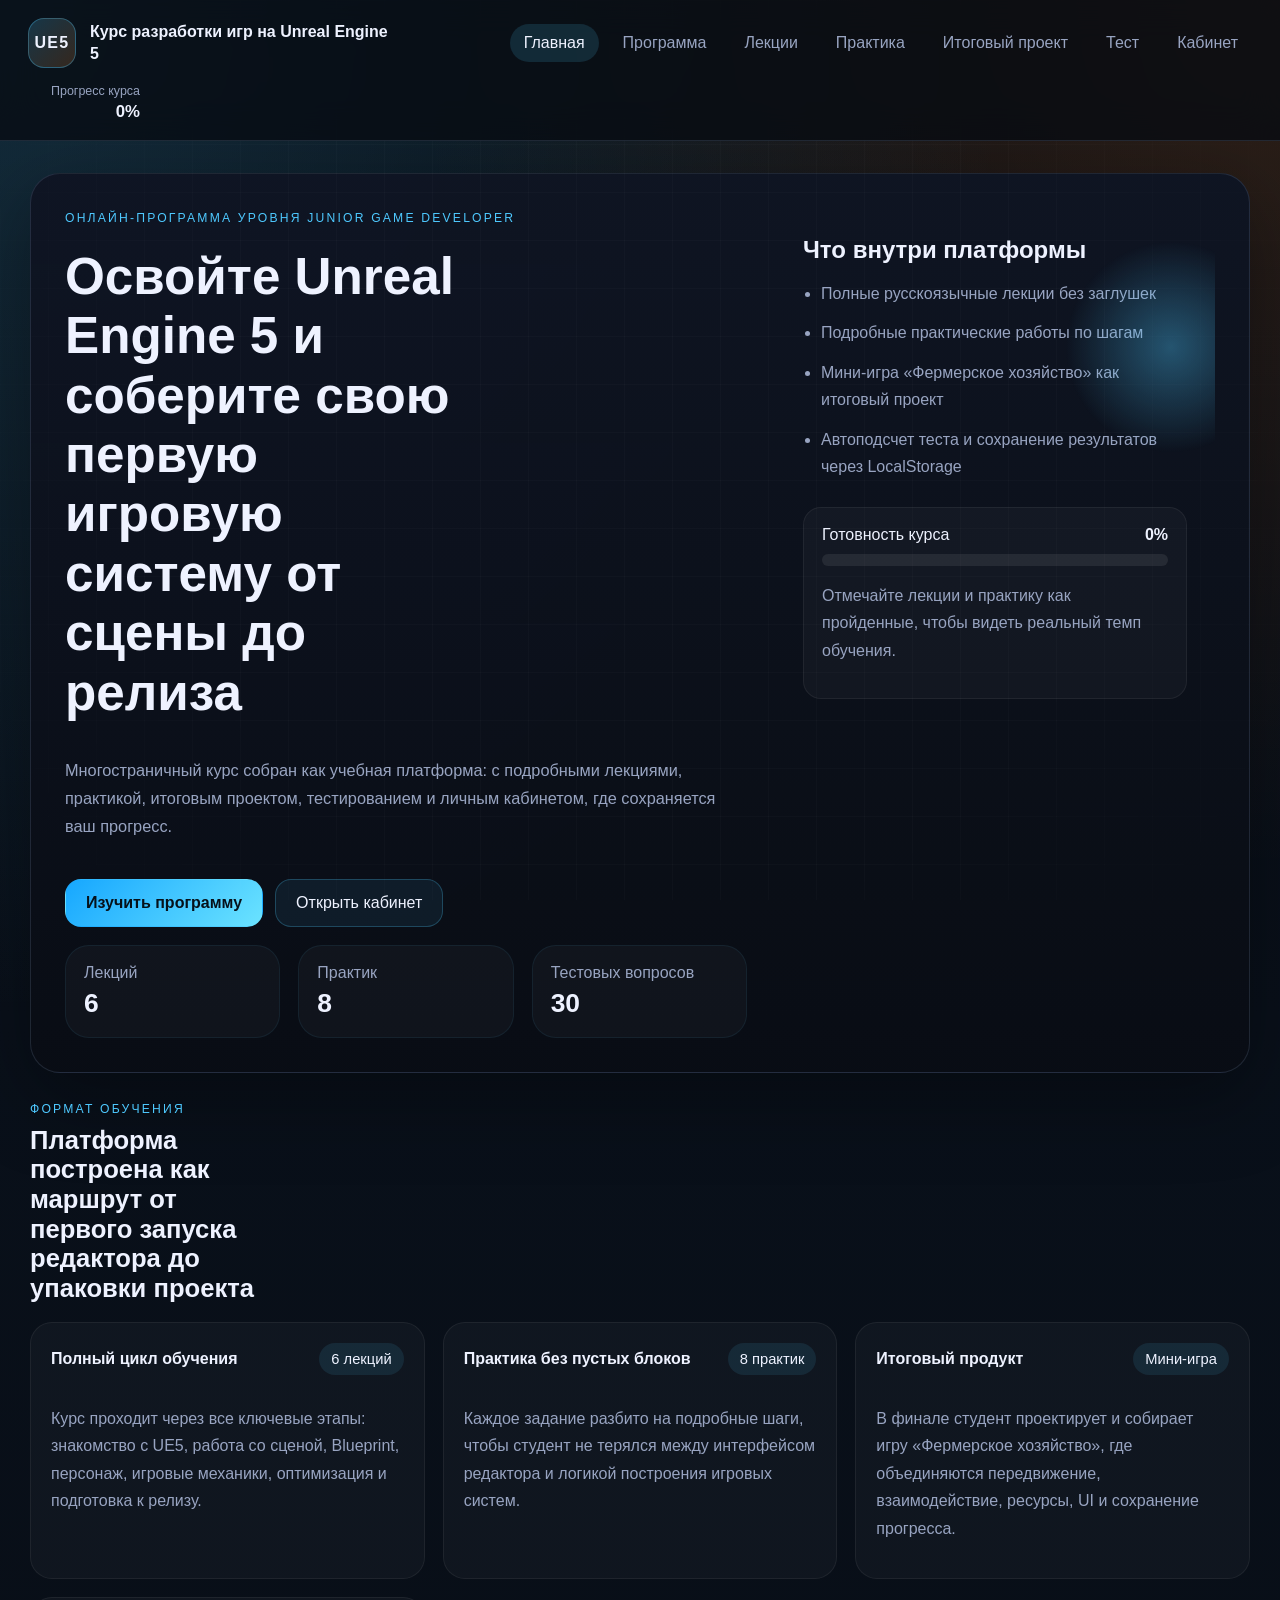
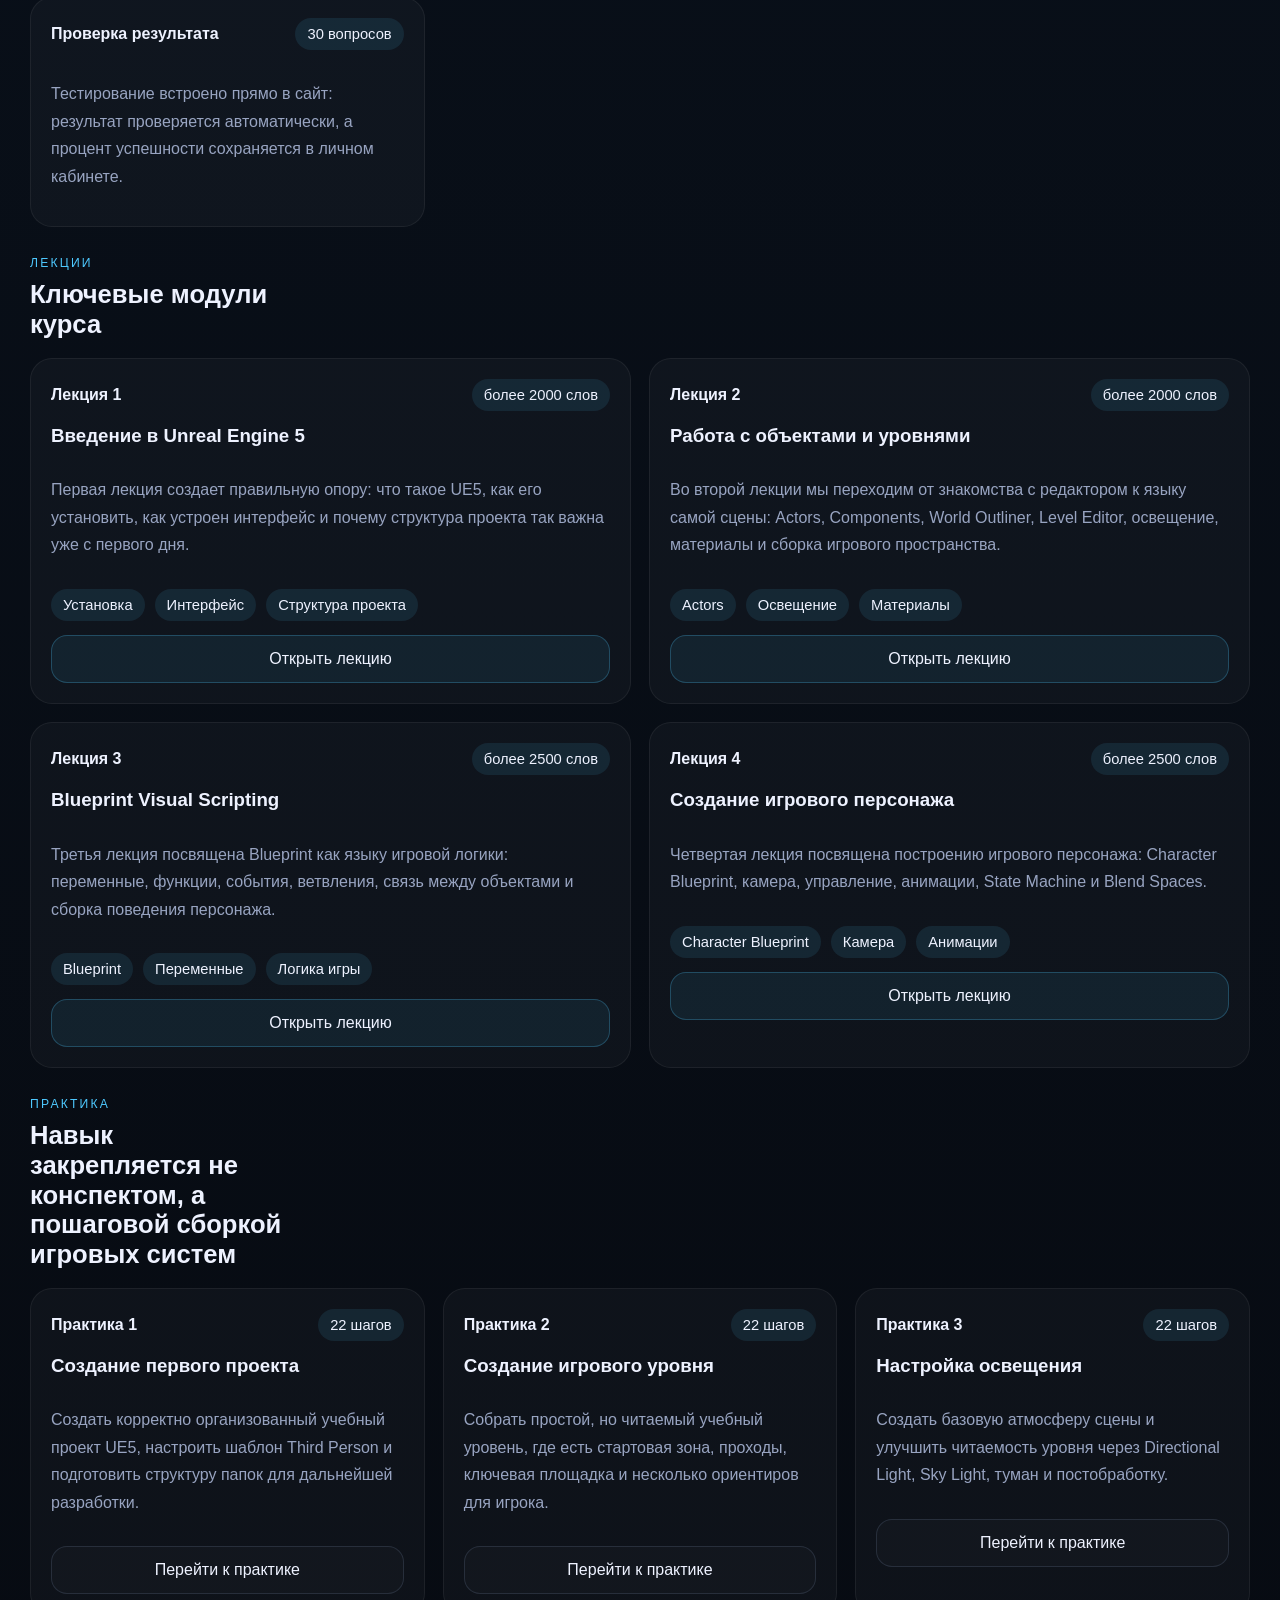
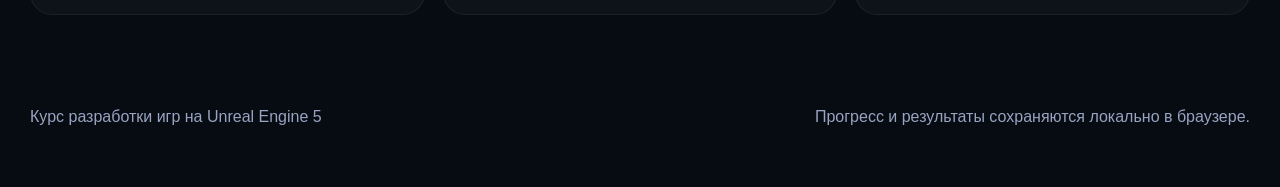
<file: index.html>
<!DOCTYPE html>
<html lang="ru">
<head>
  <meta charset="UTF-8">
  <meta name="viewport" content="width=device-width, initial-scale=1.0">
  <title>Курс разработки игр на Unreal Engine 5</title>
  <link rel="stylesheet" href="styles.css">
</head>
<body data-page="home">
  <div class="site-bg"></div>
  <header class="site-header">
    <a class="brand" href="index.html">
      <span class="brand-mark">UE5</span>
      <span class="brand-text">Курс разработки игр на Unreal Engine 5</span>
    </a>
    <nav class="site-nav">
      <a href="index.html" data-nav="home">Главная</a>
      <a href="program.html" data-nav="program">Программа</a>
      <a href="lectures.html" data-nav="lectures">Лекции</a>
      <a href="practice.html" data-nav="practice">Практика</a>
      <a href="project.html" data-nav="project">Итоговый проект</a>
      <a href="test.html" data-nav="test">Тест</a>
      <a href="dashboard.html" data-nav="dashboard">Кабинет</a>
    </nav>
    <div class="header-progress">
      <span>Прогресс курса</span>
      <strong data-progress-label>0%</strong>
    </div>
  </header>

  <main class="page-shell">
    <section class="hero hero-home">
      <div class="hero-copy">
        <p class="eyebrow">Онлайн-программа уровня Junior Game Developer</p>
        <h1>Освойте Unreal Engine 5 и соберите свою первую игровую систему от сцены до релиза</h1>
        <p class="hero-text">
          Многостраничный курс собран как учебная платформа: с подробными лекциями, практикой,
          итоговым проектом, тестированием и личным кабинетом, где сохраняется ваш прогресс.
        </p>
        <div class="hero-actions">
          <a class="button button-primary" href="program.html">Изучить программу</a>
          <a class="button button-secondary" href="dashboard.html">Открыть кабинет</a>
        </div>
        <div class="hero-metrics">
          <article class="metric-card">
            <span>Лекций</span>
            <strong data-course-lectures>6</strong>
          </article>
          <article class="metric-card">
            <span>Практик</span>
            <strong data-course-practices>8</strong>
          </article>
          <article class="metric-card">
            <span>Тестовых вопросов</span>
            <strong data-course-questions>30</strong>
          </article>
        </div>
      </div>
      <aside class="hero-panel">
        <div class="panel-glow"></div>
        <h2>Что внутри платформы</h2>
        <ul class="feature-list">
          <li>Полные русскоязычные лекции без заглушек</li>
          <li>Подробные практические работы по шагам</li>
          <li>Мини-игра «Фермерское хозяйство» как итоговый проект</li>
          <li>Автоподсчет теста и сохранение результатов через LocalStorage</li>
        </ul>
        <div class="progress-widget">
          <div class="progress-caption">
            <span>Готовность курса</span>
            <strong data-progress-label>0%</strong>
          </div>
          <div class="progress-track">
            <div class="progress-fill" data-progress-fill></div>
          </div>
          <p>Отмечайте лекции и практику как пройденные, чтобы видеть реальный темп обучения.</p>
        </div>
      </aside>
    </section>

    <section class="section">
      <div class="section-heading">
        <p class="eyebrow">Формат обучения</p>
        <h2>Платформа построена как маршрут от первого запуска редактора до упаковки проекта</h2>
      </div>
      <div class="card-grid" id="home-highlights"></div>
    </section>

    <section class="section">
      <div class="section-heading">
        <p class="eyebrow">Лекции</p>
        <h2>Ключевые модули курса</h2>
      </div>
      <div class="card-grid card-grid-wide" id="home-featured-lectures"></div>
    </section>

    <section class="section">
      <div class="section-heading">
        <p class="eyebrow">Практика</p>
        <h2>Навык закрепляется не конспектом, а пошаговой сборкой игровых систем</h2>
      </div>
      <div class="card-grid" id="home-practices"></div>
    </section>
  </main>

  <footer class="site-footer">
    <p>Курс разработки игр на Unreal Engine 5</p>
    <p>Прогресс и результаты сохраняются локально в браузере.</p>
  </footer>

  <script src="data.js"></script>
  <script src="app.js"></script>
</body>
</html>
</file>
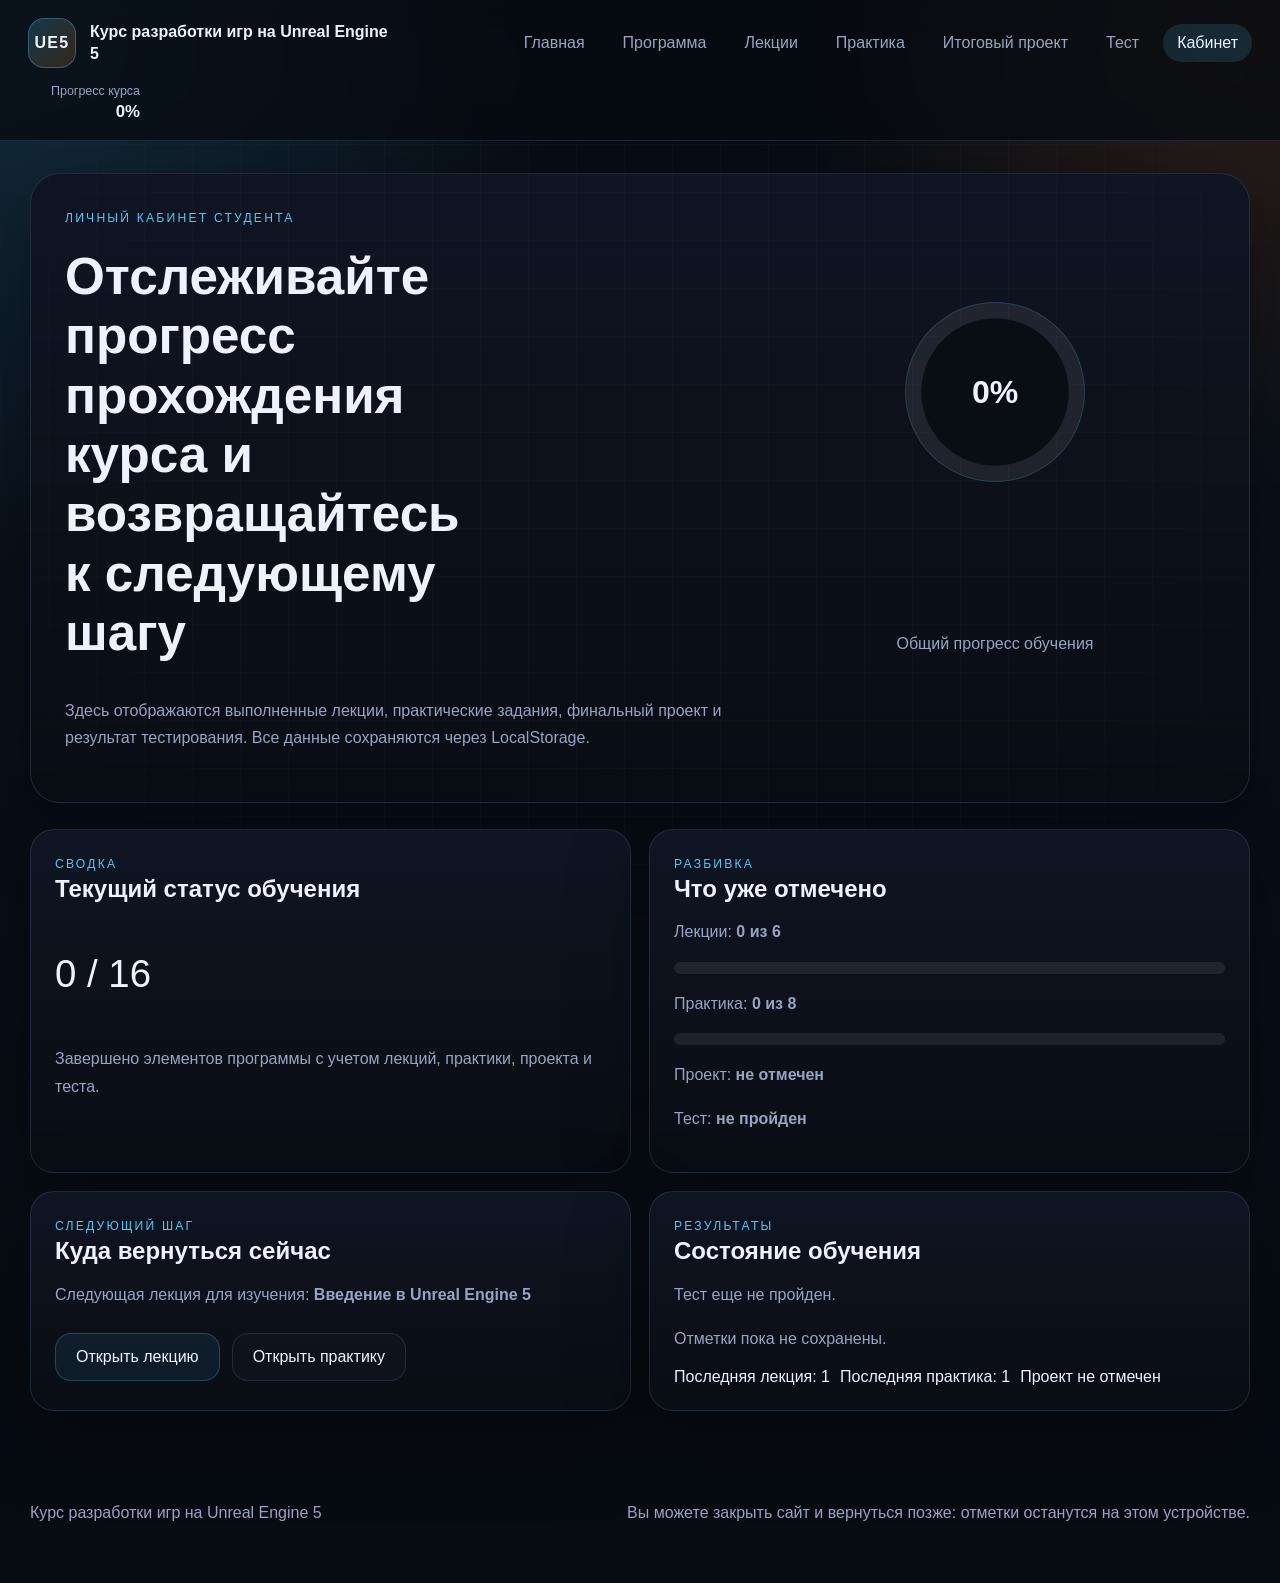
<file: dashboard.html>
<!DOCTYPE html>
<html lang="ru">
<head>
  <meta charset="UTF-8">
  <meta name="viewport" content="width=device-width, initial-scale=1.0">
  <title>Личный кабинет | Курс разработки игр на Unreal Engine 5</title>
  <link rel="stylesheet" href="styles.css">
</head>
<body data-page="dashboard">
  <div class="site-bg"></div>
  <header class="site-header">
    <a class="brand" href="index.html">
      <span class="brand-mark">UE5</span>
      <span class="brand-text">Курс разработки игр на Unreal Engine 5</span>
    </a>
    <nav class="site-nav">
      <a href="index.html" data-nav="home">Главная</a>
      <a href="program.html" data-nav="program">Программа</a>
      <a href="lectures.html" data-nav="lectures">Лекции</a>
      <a href="practice.html" data-nav="practice">Практика</a>
      <a href="project.html" data-nav="project">Итоговый проект</a>
      <a href="test.html" data-nav="test">Тест</a>
      <a href="dashboard.html" data-nav="dashboard">Кабинет</a>
    </nav>
    <div class="header-progress">
      <span>Прогресс курса</span>
      <strong data-progress-label>0%</strong>
    </div>
  </header>

  <main class="page-shell">
    <section class="hero hero-dashboard">
      <div class="hero-copy">
        <p class="eyebrow">Личный кабинет студента</p>
        <h1>Отслеживайте прогресс прохождения курса и возвращайтесь к следующему шагу</h1>
        <p>
          Здесь отображаются выполненные лекции, практические задания, финальный проект
          и результат тестирования. Все данные сохраняются через LocalStorage.
        </p>
      </div>
      <aside class="hero-panel compact-panel">
        <div class="ring-progress" data-ring-progress>
          <span data-progress-label>0%</span>
        </div>
        <p>Общий прогресс обучения</p>
      </aside>
    </section>

    <section class="section dashboard-grid">
      <article class="surface-card" id="dashboard-summary"></article>
      <article class="surface-card" id="dashboard-breakdown"></article>
      <article class="surface-card" id="dashboard-next"></article>
      <article class="surface-card" id="dashboard-results"></article>
    </section>
  </main>

  <footer class="site-footer">
    <p>Курс разработки игр на Unreal Engine 5</p>
    <p>Вы можете закрыть сайт и вернуться позже: отметки останутся на этом устройстве.</p>
  </footer>

  <script src="data.js"></script>
  <script src="app.js"></script>
</body>
</html>
</file>
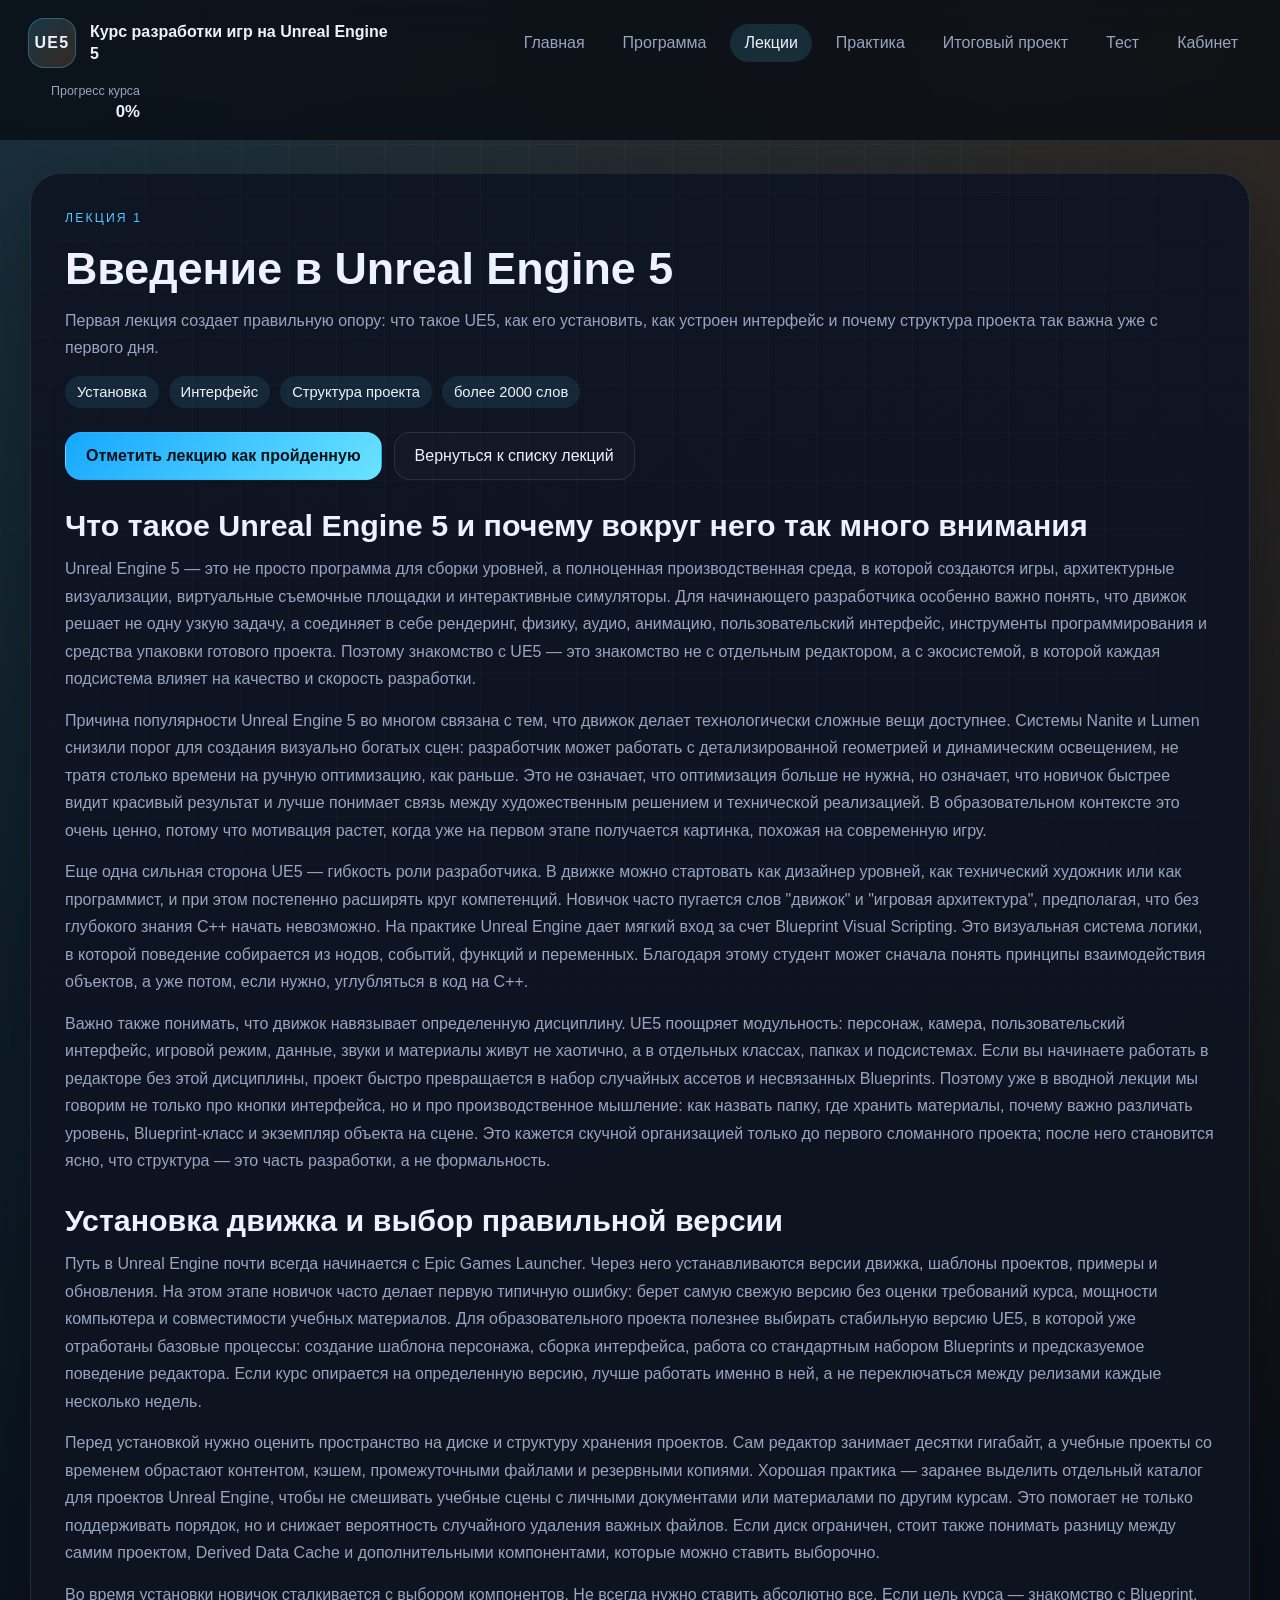
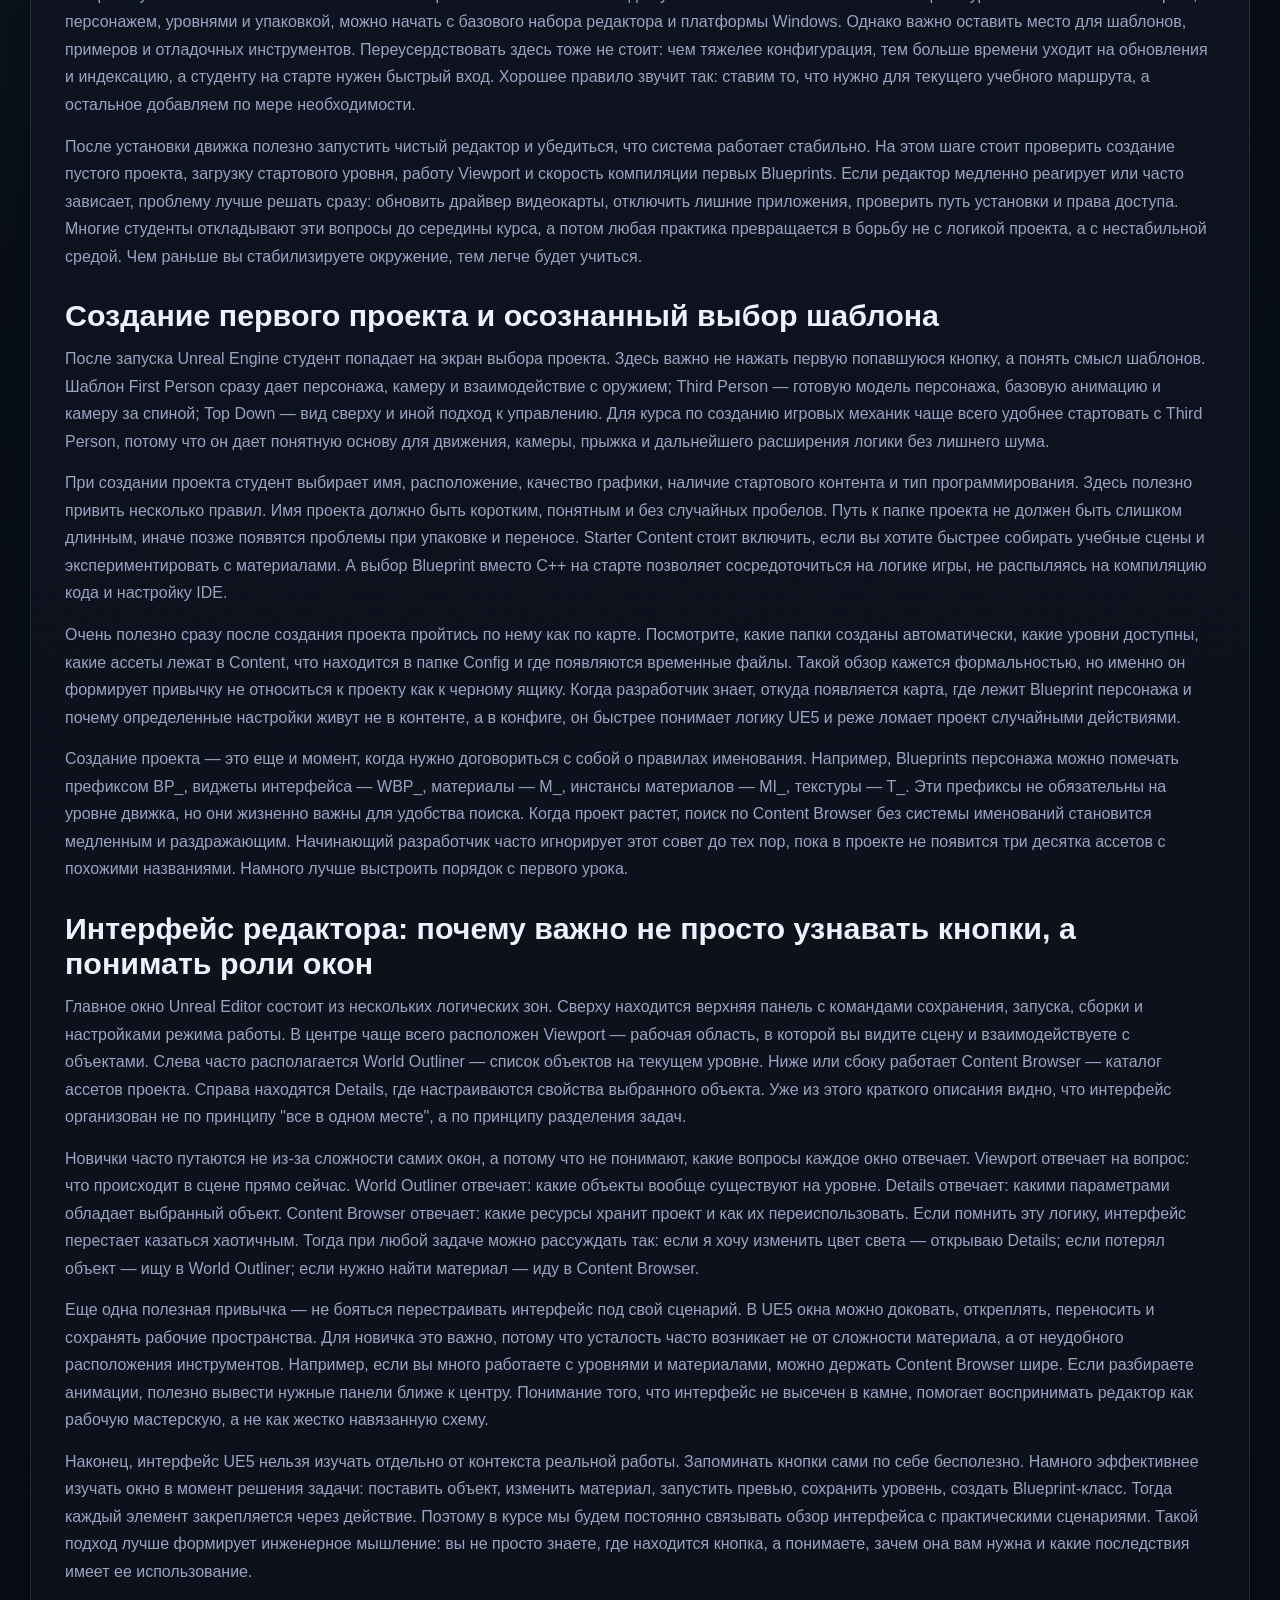
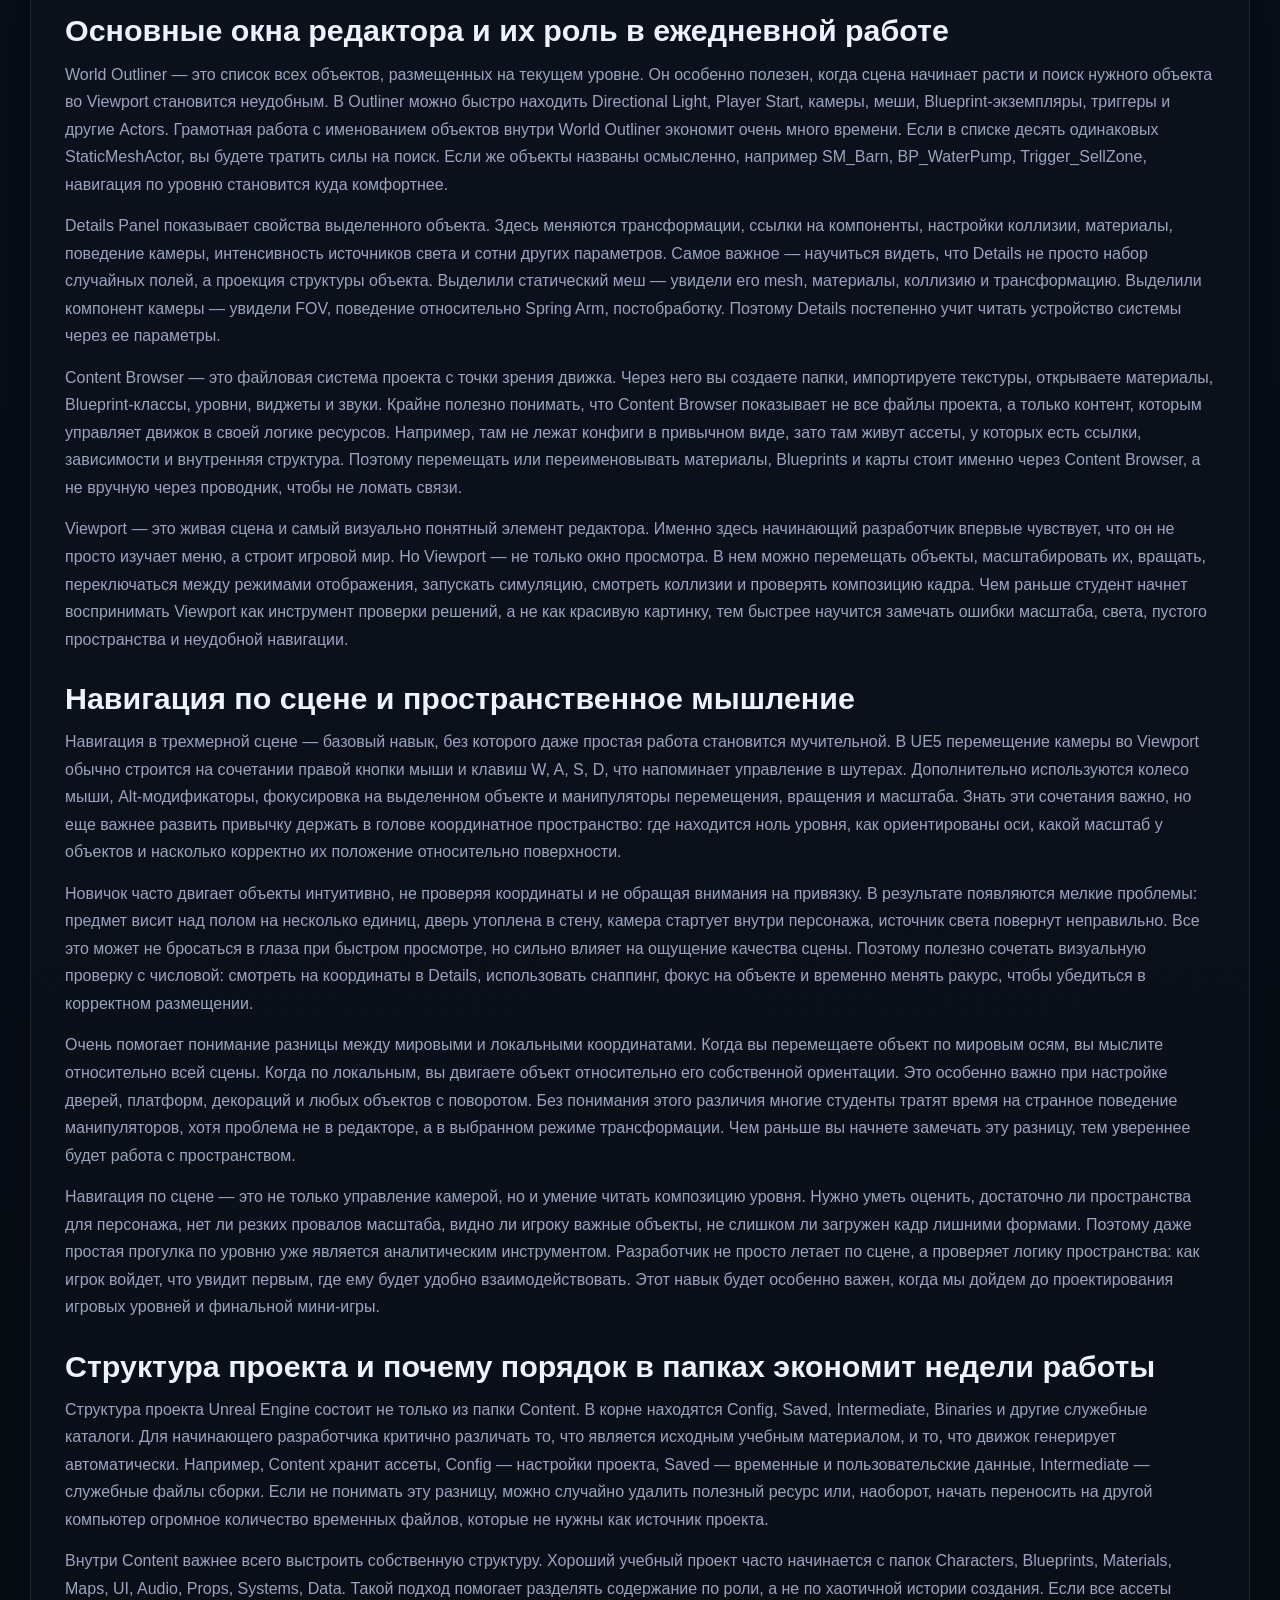
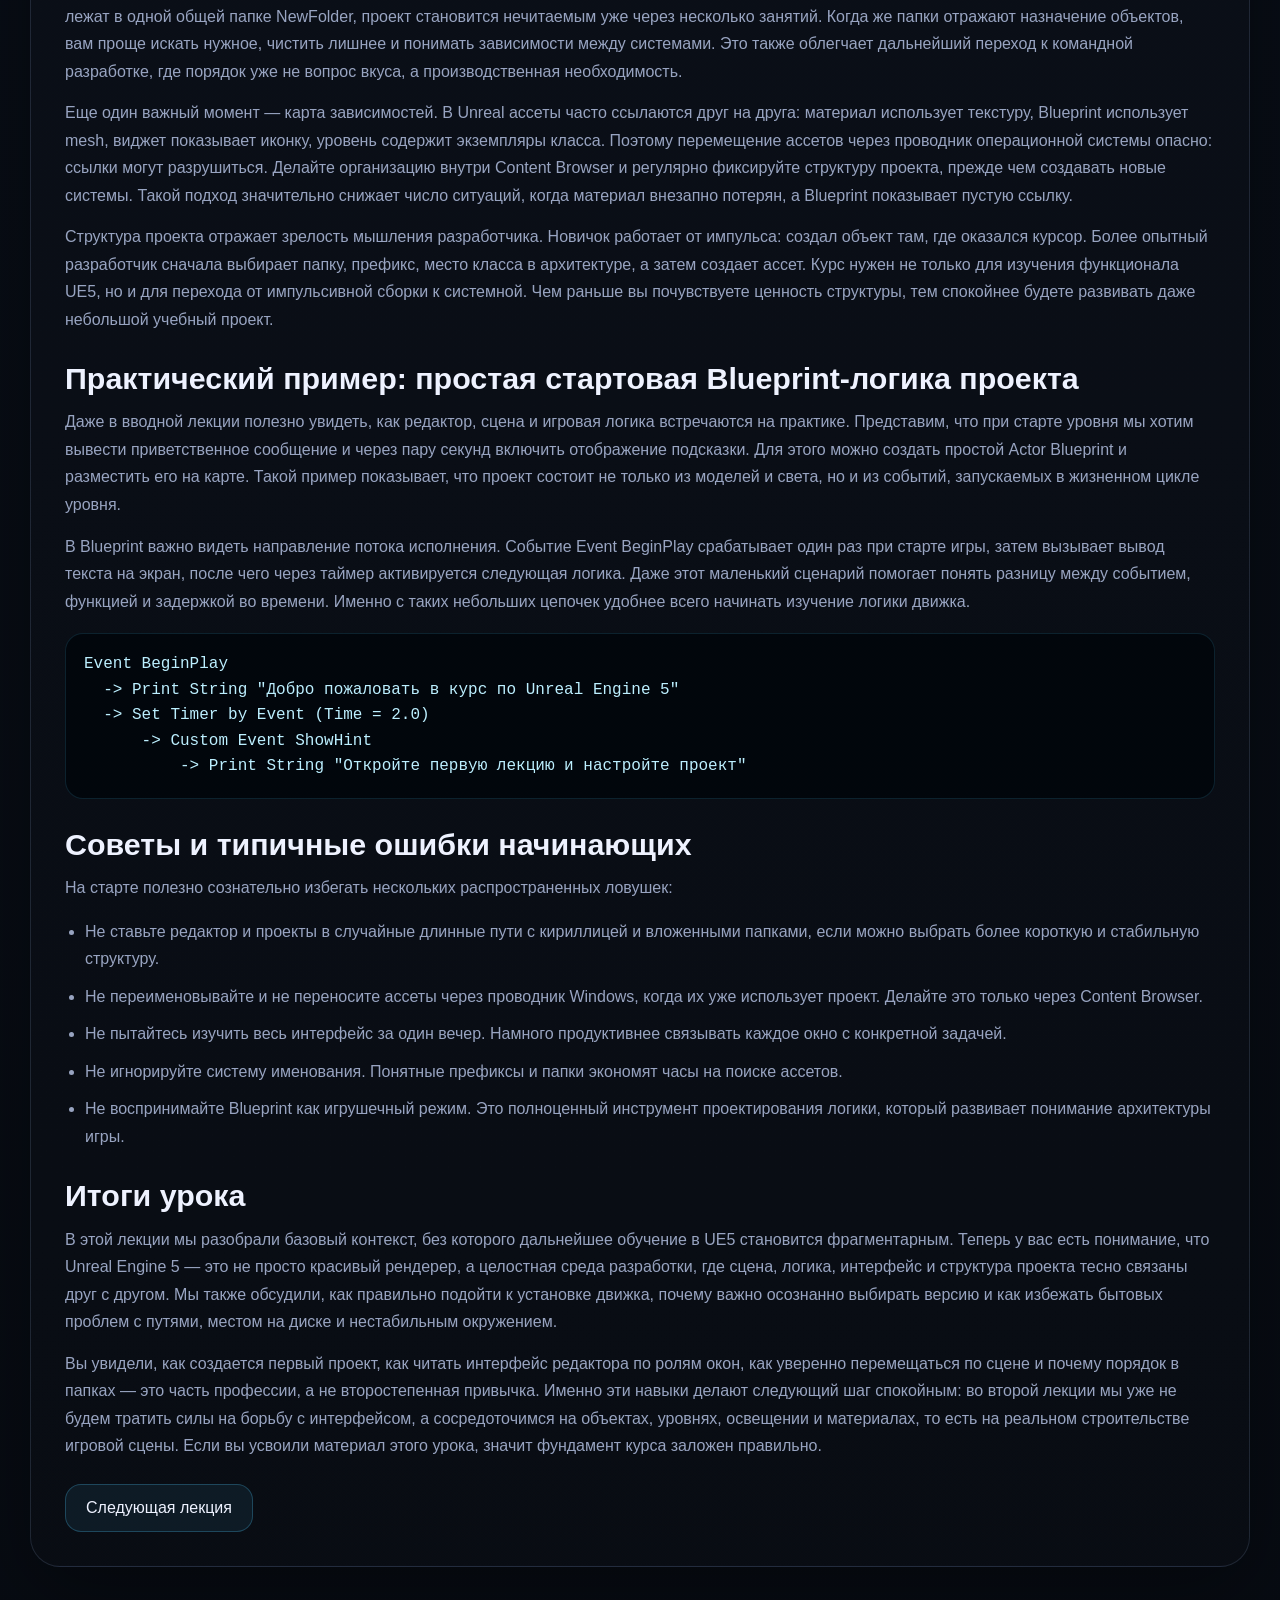
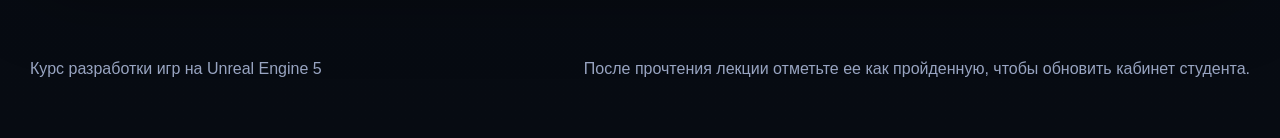
<file: lecture.html>
<!DOCTYPE html>
<html lang="ru">
<head>
  <meta charset="UTF-8">
  <meta name="viewport" content="width=device-width, initial-scale=1.0">
  <title>Лекция | Курс разработки игр на Unreal Engine 5</title>
  <link rel="stylesheet" href="styles.css">
</head>
<body data-page="lecture-detail">
  <div class="site-bg"></div>
  <header class="site-header">
    <a class="brand" href="index.html">
      <span class="brand-mark">UE5</span>
      <span class="brand-text">Курс разработки игр на Unreal Engine 5</span>
    </a>
    <nav class="site-nav">
      <a href="index.html" data-nav="home">Главная</a>
      <a href="program.html" data-nav="program">Программа</a>
      <a href="lectures.html" data-nav="lectures">Лекции</a>
      <a href="practice.html" data-nav="practice">Практика</a>
      <a href="project.html" data-nav="project">Итоговый проект</a>
      <a href="test.html" data-nav="test">Тест</a>
      <a href="dashboard.html" data-nav="dashboard">Кабинет</a>
    </nav>
    <div class="header-progress">
      <span>Прогресс курса</span>
      <strong data-progress-label>0%</strong>
    </div>
  </header>

  <main class="page-shell">
    <article id="lecture-detail" class="article-layout"></article>
  </main>

  <footer class="site-footer">
    <p>Курс разработки игр на Unreal Engine 5</p>
    <p>После прочтения лекции отметьте ее как пройденную, чтобы обновить кабинет студента.</p>
  </footer>

  <script src="data.js"></script>
  <script src="app.js"></script>
</body>
</html>
</file>
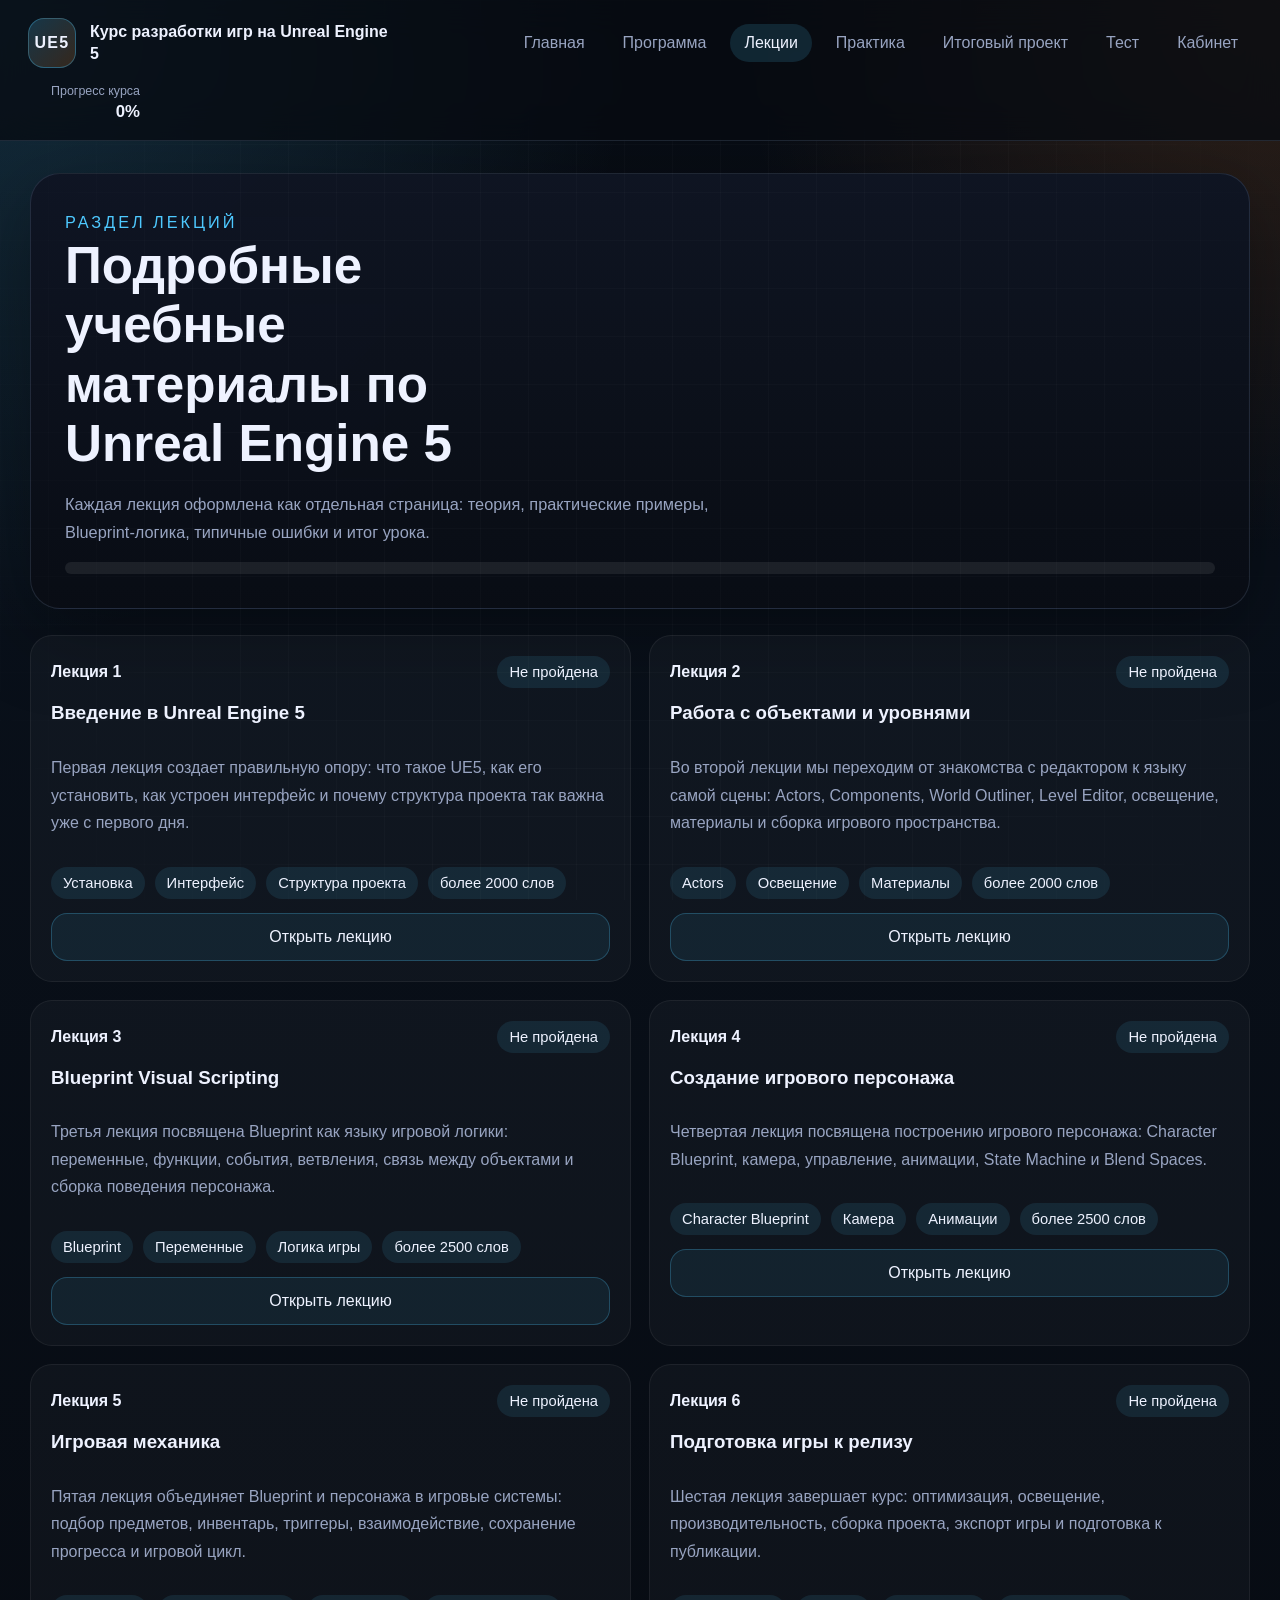
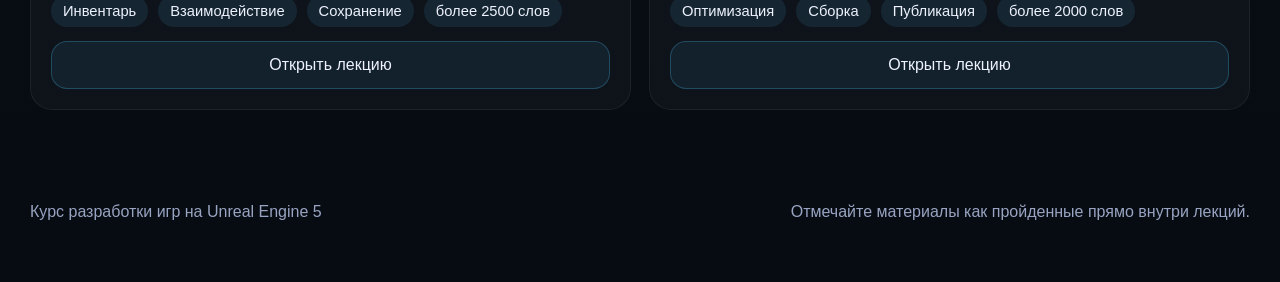
<file: lectures.html>
<!DOCTYPE html>
<html lang="ru">
<head>
  <meta charset="UTF-8">
  <meta name="viewport" content="width=device-width, initial-scale=1.0">
  <title>Лекции | Курс разработки игр на Unreal Engine 5</title>
  <link rel="stylesheet" href="styles.css">
</head>
<body data-page="lectures">
  <div class="site-bg"></div>
  <header class="site-header">
    <a class="brand" href="index.html">
      <span class="brand-mark">UE5</span>
      <span class="brand-text">Курс разработки игр на Unreal Engine 5</span>
    </a>
    <nav class="site-nav">
      <a href="index.html" data-nav="home">Главная</a>
      <a href="program.html" data-nav="program">Программа</a>
      <a href="lectures.html" data-nav="lectures">Лекции</a>
      <a href="practice.html" data-nav="practice">Практика</a>
      <a href="project.html" data-nav="project">Итоговый проект</a>
      <a href="test.html" data-nav="test">Тест</a>
      <a href="dashboard.html" data-nav="dashboard">Кабинет</a>
    </nav>
    <div class="header-progress">
      <span>Прогресс курса</span>
      <strong data-progress-label>0%</strong>
    </div>
  </header>

  <main class="page-shell">
    <section class="page-intro">
      <p class="eyebrow">Раздел лекций</p>
      <h1>Подробные учебные материалы по Unreal Engine 5</h1>
      <p>
        Каждая лекция оформлена как отдельная страница: теория, практические примеры,
        Blueprint-логика, типичные ошибки и итог урока.
      </p>
      <div class="progress-track">
        <div class="progress-fill" data-progress-fill></div>
      </div>
    </section>
    <section class="section">
      <div class="card-grid card-grid-wide" id="lecture-list"></div>
    </section>
  </main>

  <footer class="site-footer">
    <p>Курс разработки игр на Unreal Engine 5</p>
    <p>Отмечайте материалы как пройденные прямо внутри лекций.</p>
  </footer>

  <script src="data.js"></script>
  <script src="app.js"></script>
</body>
</html>
</file>
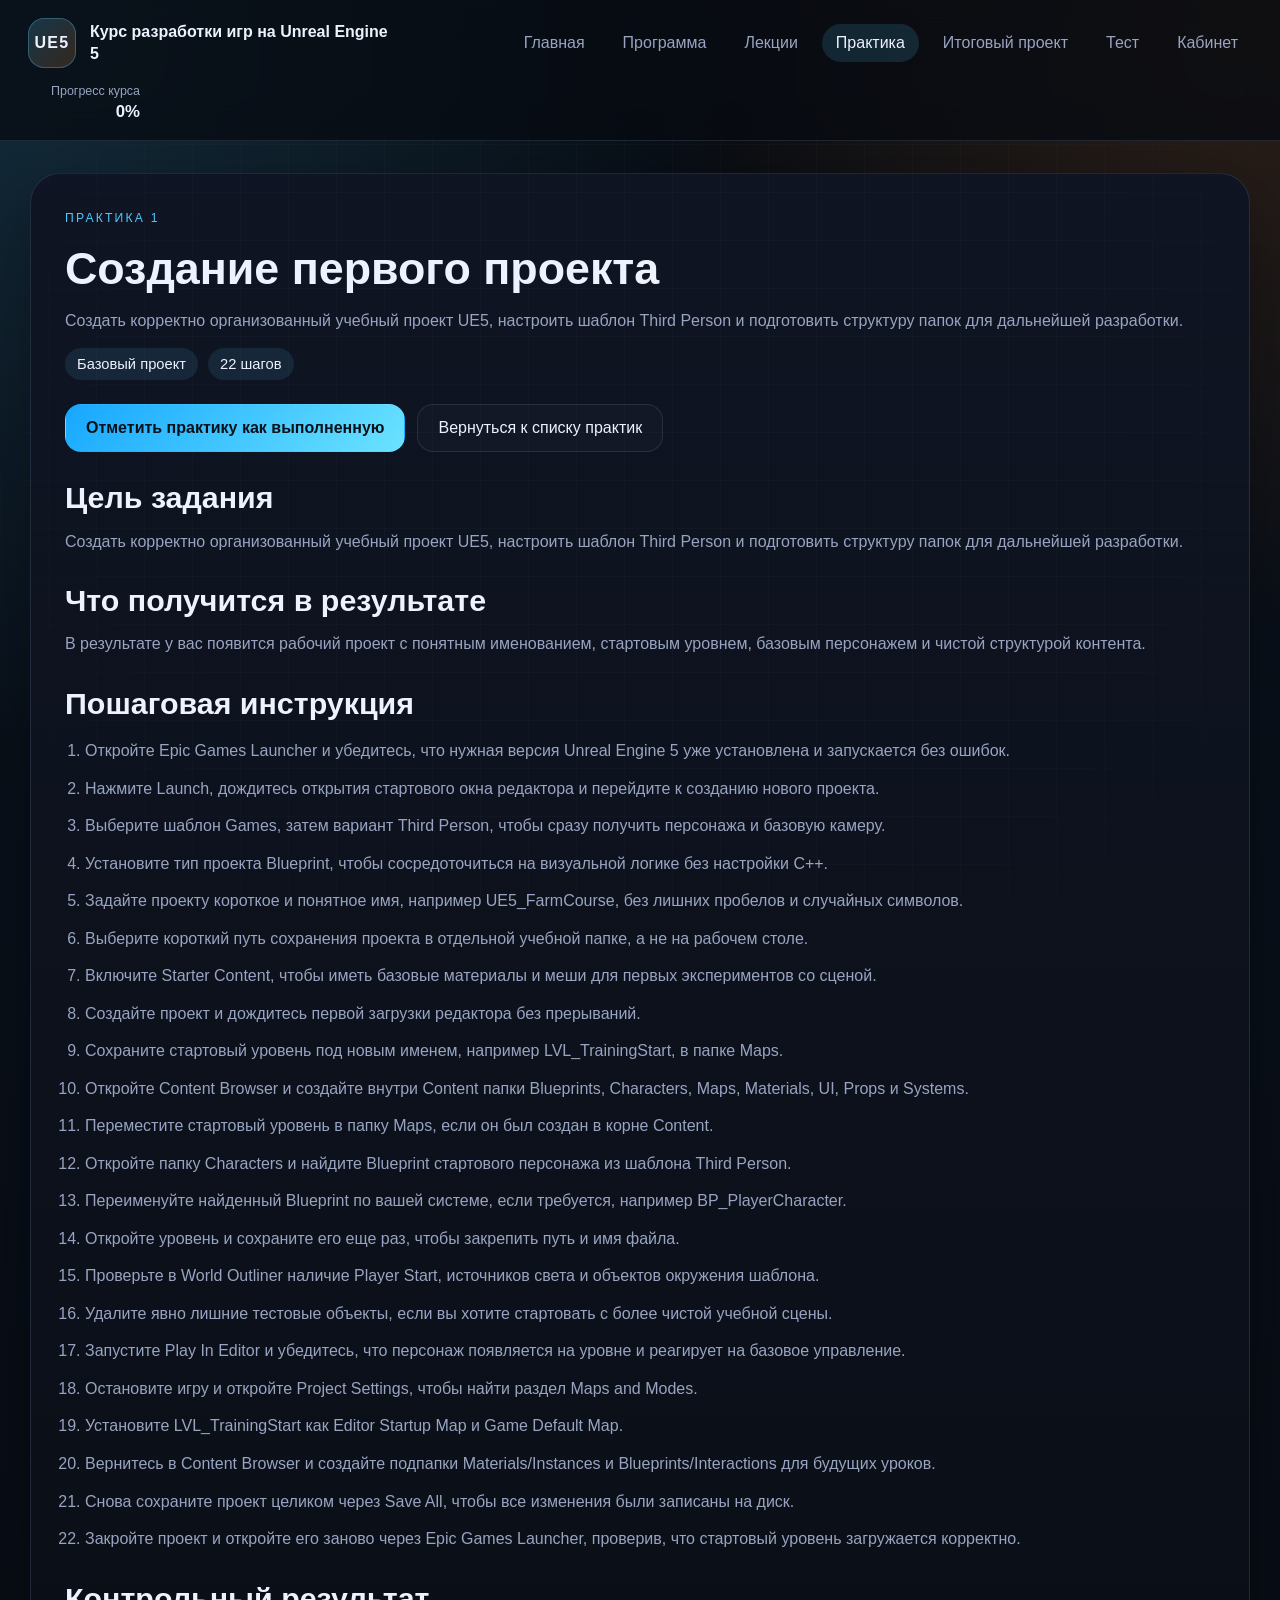
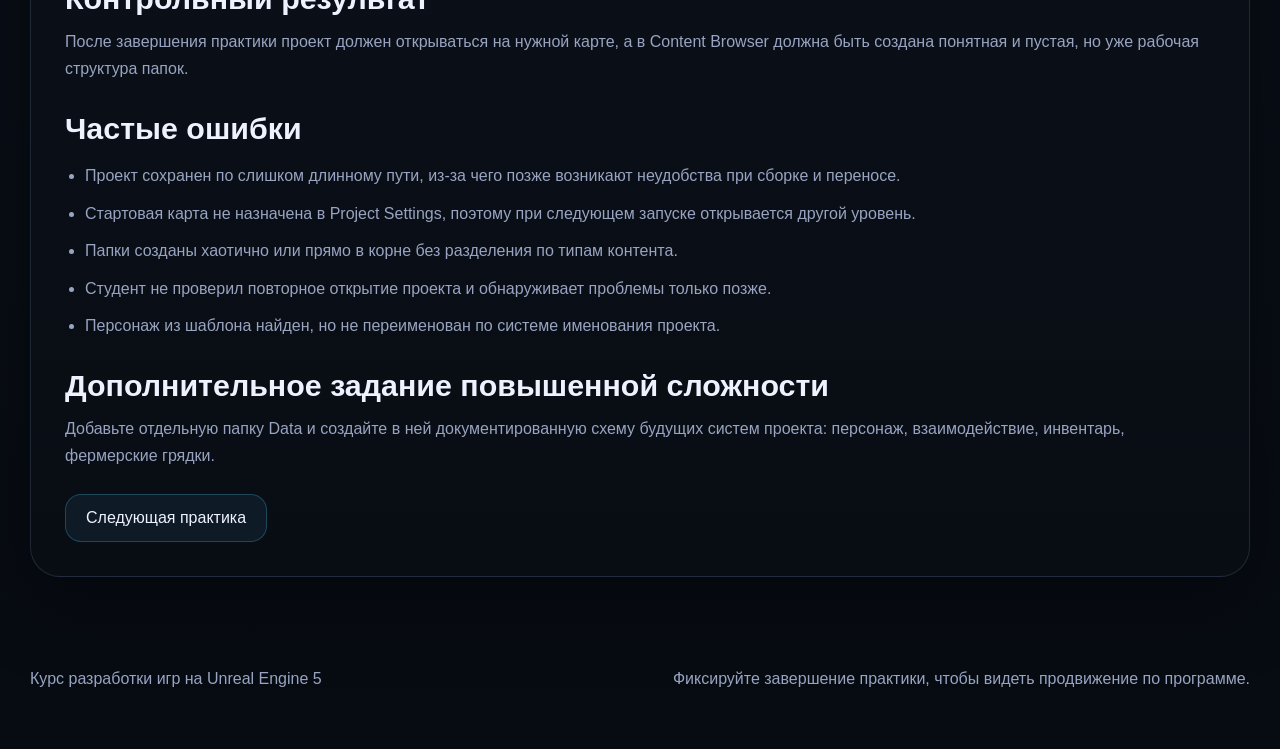
<file: practice-item.html>
<!DOCTYPE html>
<html lang="ru">
<head>
  <meta charset="UTF-8">
  <meta name="viewport" content="width=device-width, initial-scale=1.0">
  <title>Практика | Курс разработки игр на Unreal Engine 5</title>
  <link rel="stylesheet" href="styles.css">
</head>
<body data-page="practice-detail">
  <div class="site-bg"></div>
  <header class="site-header">
    <a class="brand" href="index.html">
      <span class="brand-mark">UE5</span>
      <span class="brand-text">Курс разработки игр на Unreal Engine 5</span>
    </a>
    <nav class="site-nav">
      <a href="index.html" data-nav="home">Главная</a>
      <a href="program.html" data-nav="program">Программа</a>
      <a href="lectures.html" data-nav="lectures">Лекции</a>
      <a href="practice.html" data-nav="practice">Практика</a>
      <a href="project.html" data-nav="project">Итоговый проект</a>
      <a href="test.html" data-nav="test">Тест</a>
      <a href="dashboard.html" data-nav="dashboard">Кабинет</a>
    </nav>
    <div class="header-progress">
      <span>Прогресс курса</span>
      <strong data-progress-label>0%</strong>
    </div>
  </header>

  <main class="page-shell">
    <article id="practice-detail" class="article-layout"></article>
  </main>

  <footer class="site-footer">
    <p>Курс разработки игр на Unreal Engine 5</p>
    <p>Фиксируйте завершение практики, чтобы видеть продвижение по программе.</p>
  </footer>

  <script src="data.js"></script>
  <script src="app.js"></script>
</body>
</html>
</file>
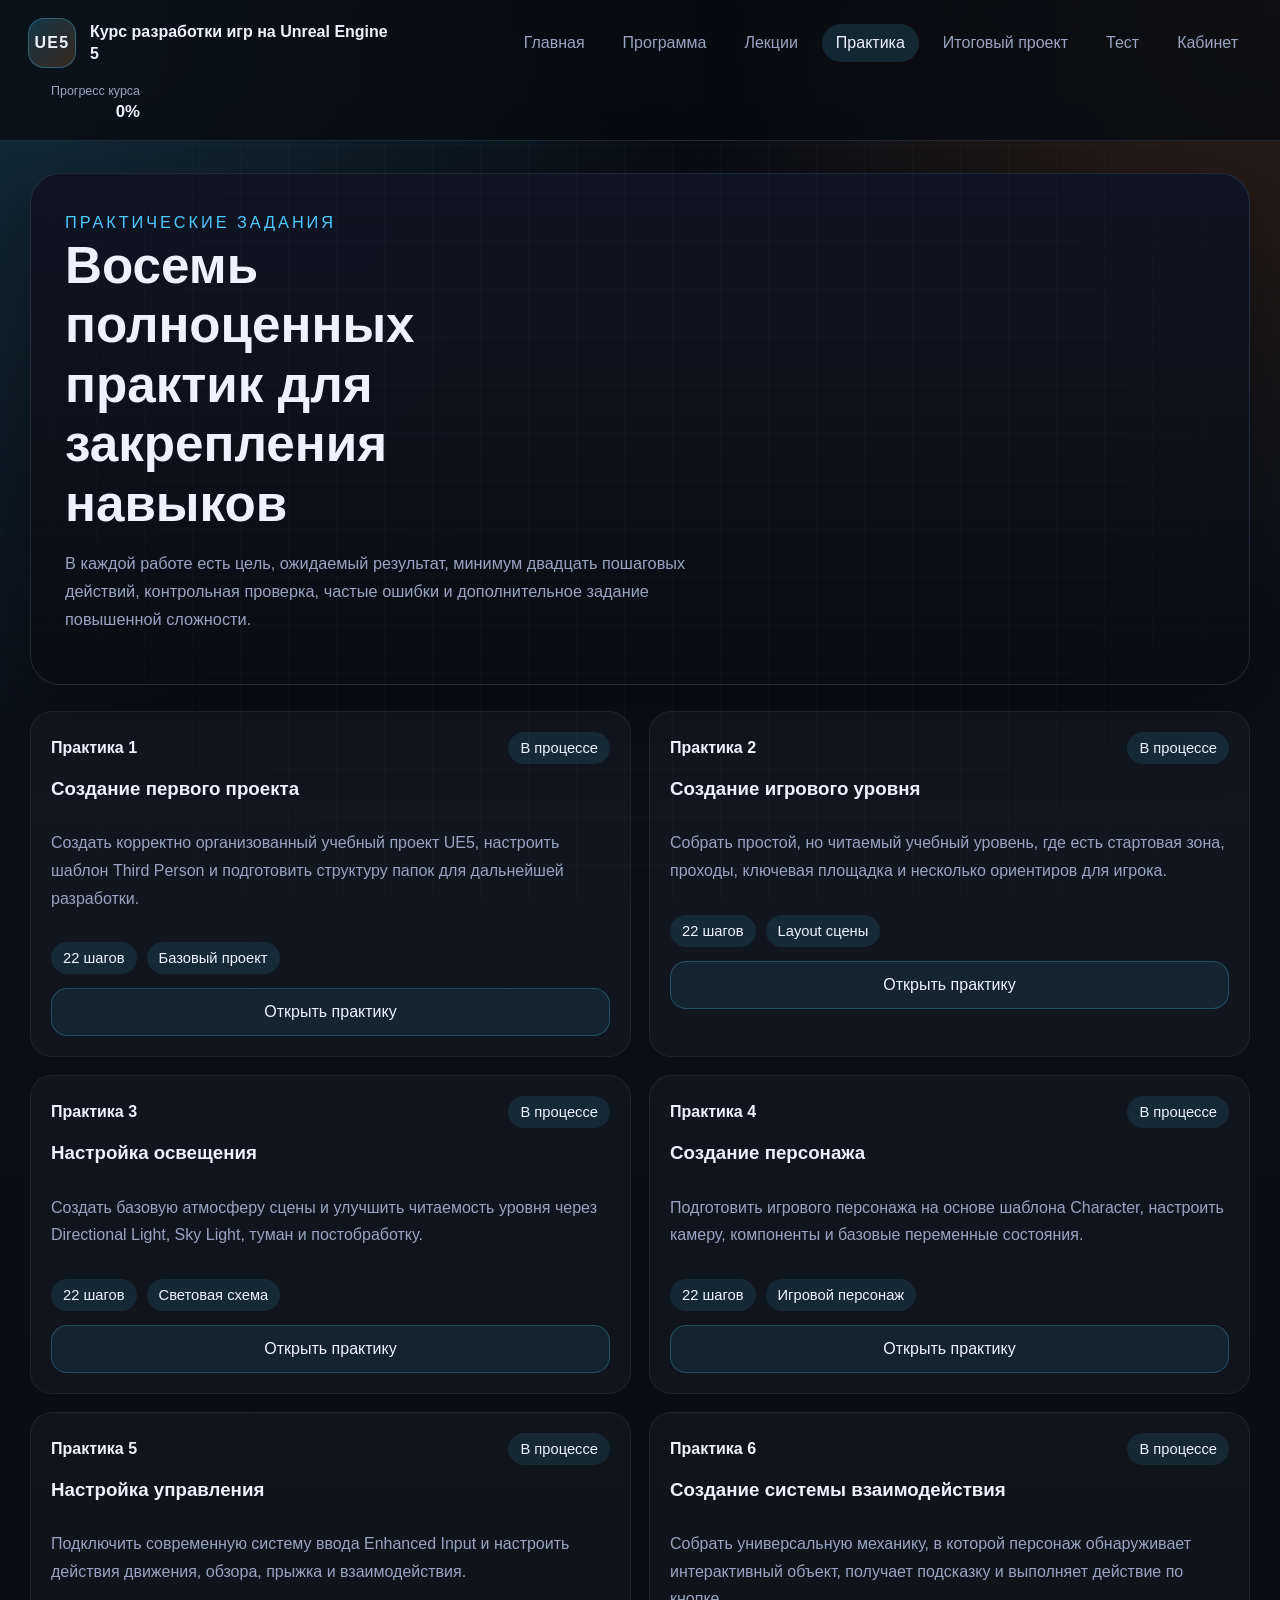
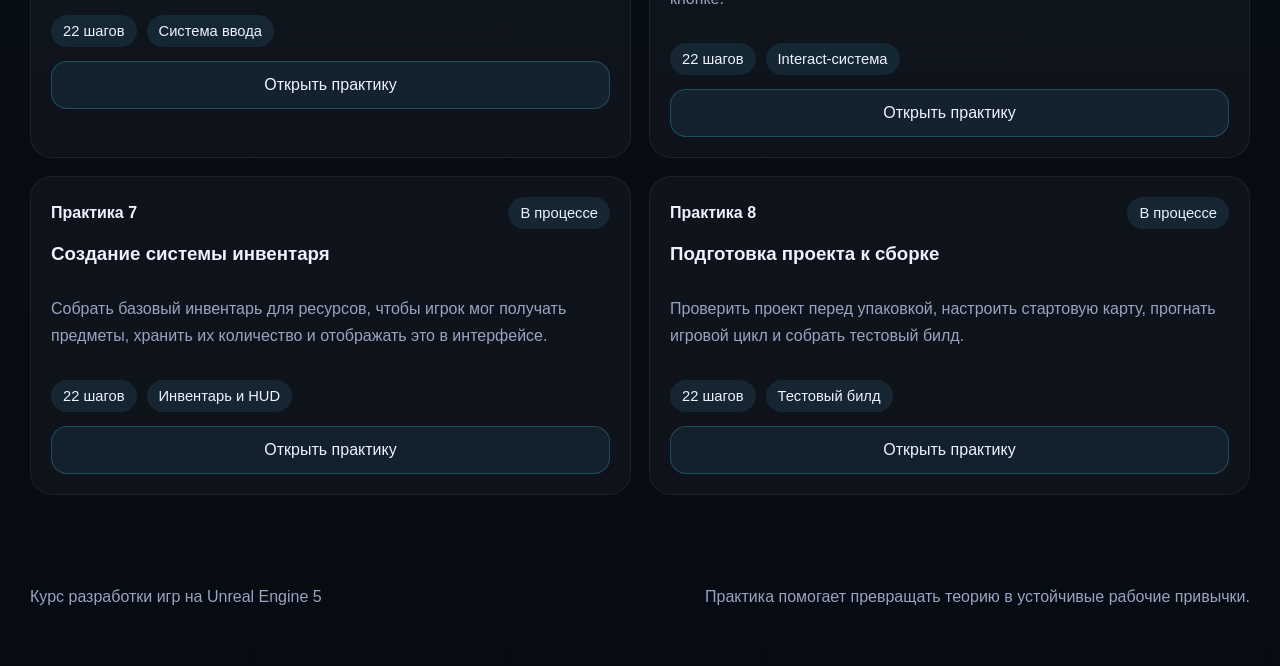
<file: practice.html>
<!DOCTYPE html>
<html lang="ru">
<head>
  <meta charset="UTF-8">
  <meta name="viewport" content="width=device-width, initial-scale=1.0">
  <title>Практические задания | Курс разработки игр на Unreal Engine 5</title>
  <link rel="stylesheet" href="styles.css">
</head>
<body data-page="practice">
  <div class="site-bg"></div>
  <header class="site-header">
    <a class="brand" href="index.html">
      <span class="brand-mark">UE5</span>
      <span class="brand-text">Курс разработки игр на Unreal Engine 5</span>
    </a>
    <nav class="site-nav">
      <a href="index.html" data-nav="home">Главная</a>
      <a href="program.html" data-nav="program">Программа</a>
      <a href="lectures.html" data-nav="lectures">Лекции</a>
      <a href="practice.html" data-nav="practice">Практика</a>
      <a href="project.html" data-nav="project">Итоговый проект</a>
      <a href="test.html" data-nav="test">Тест</a>
      <a href="dashboard.html" data-nav="dashboard">Кабинет</a>
    </nav>
    <div class="header-progress">
      <span>Прогресс курса</span>
      <strong data-progress-label>0%</strong>
    </div>
  </header>

  <main class="page-shell">
    <section class="page-intro">
      <p class="eyebrow">Практические задания</p>
      <h1>Восемь полноценных практик для закрепления навыков</h1>
      <p>
        В каждой работе есть цель, ожидаемый результат, минимум двадцать пошаговых действий,
        контрольная проверка, частые ошибки и дополнительное задание повышенной сложности.
      </p>
    </section>
    <section class="section">
      <div class="card-grid card-grid-wide" id="practice-list"></div>
    </section>
  </main>

  <footer class="site-footer">
    <p>Курс разработки игр на Unreal Engine 5</p>
    <p>Практика помогает превращать теорию в устойчивые рабочие привычки.</p>
  </footer>

  <script src="data.js"></script>
  <script src="app.js"></script>
</body>
</html>
</file>
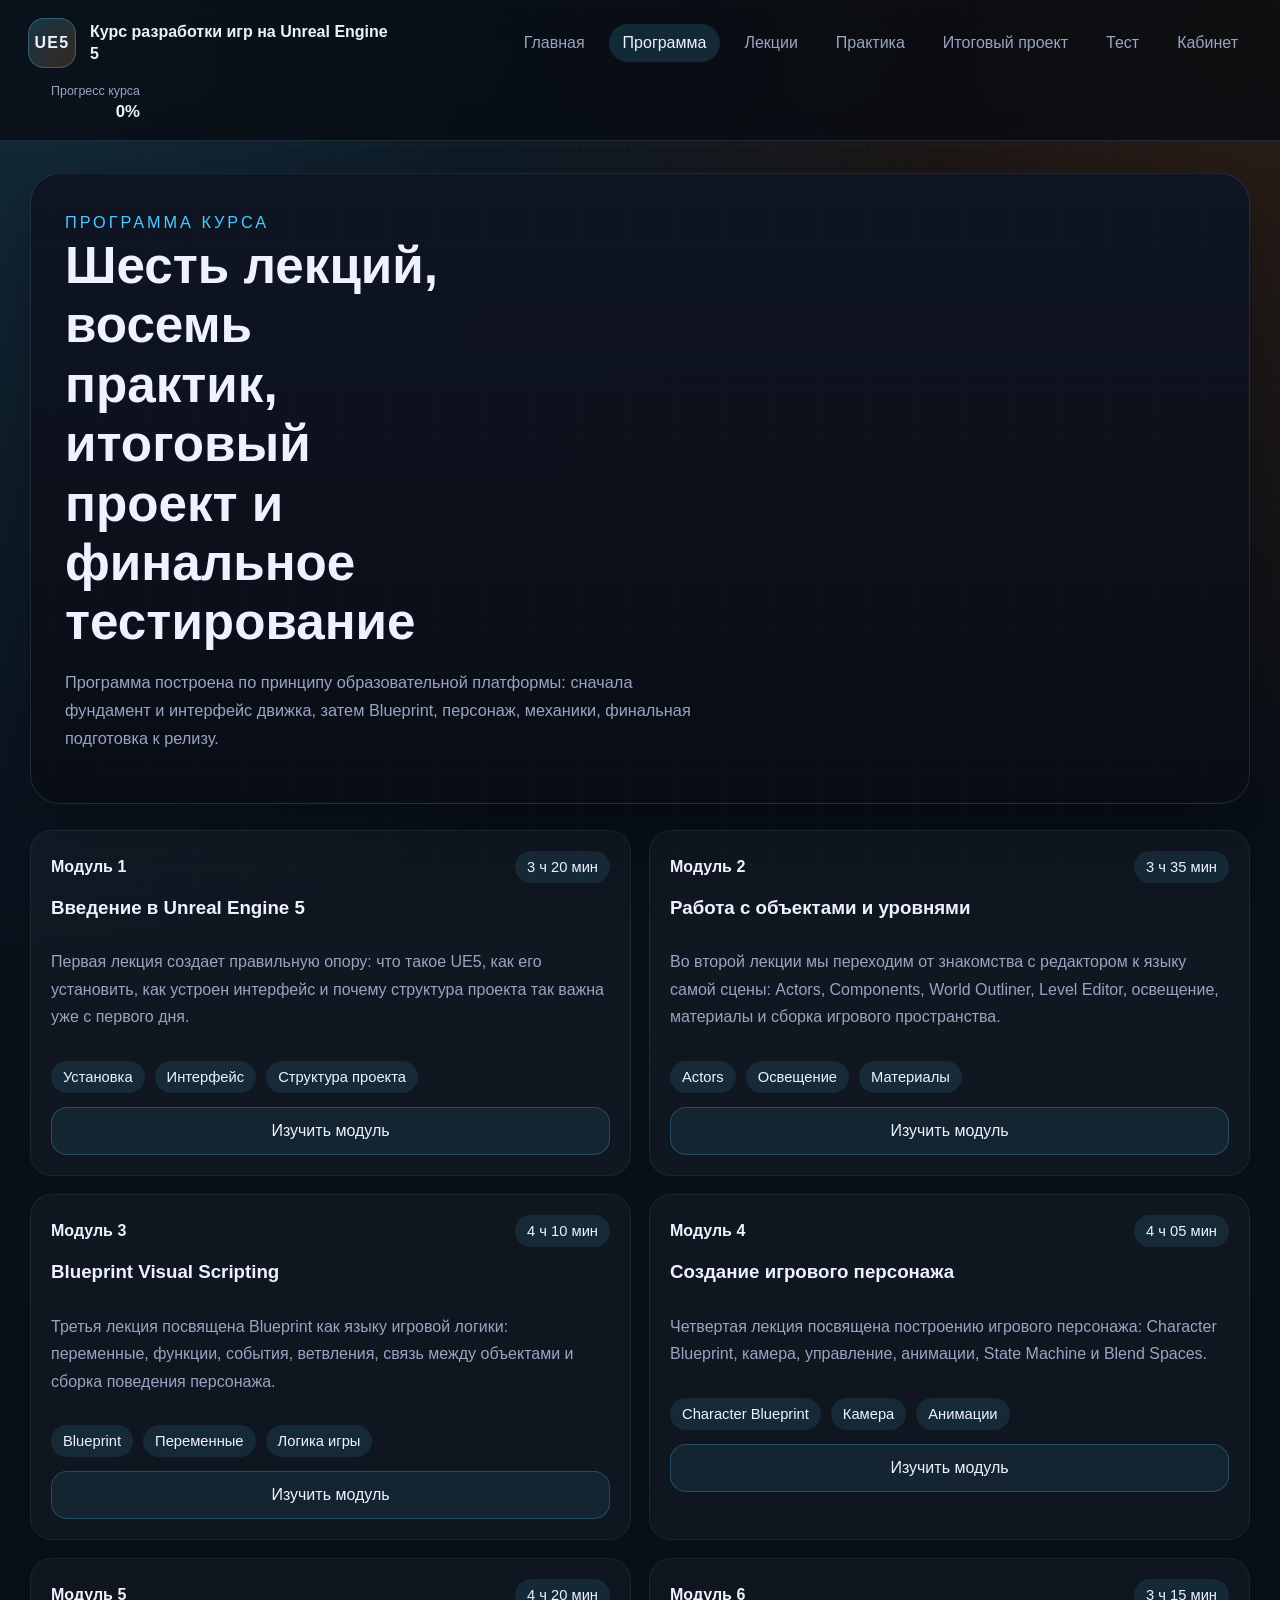
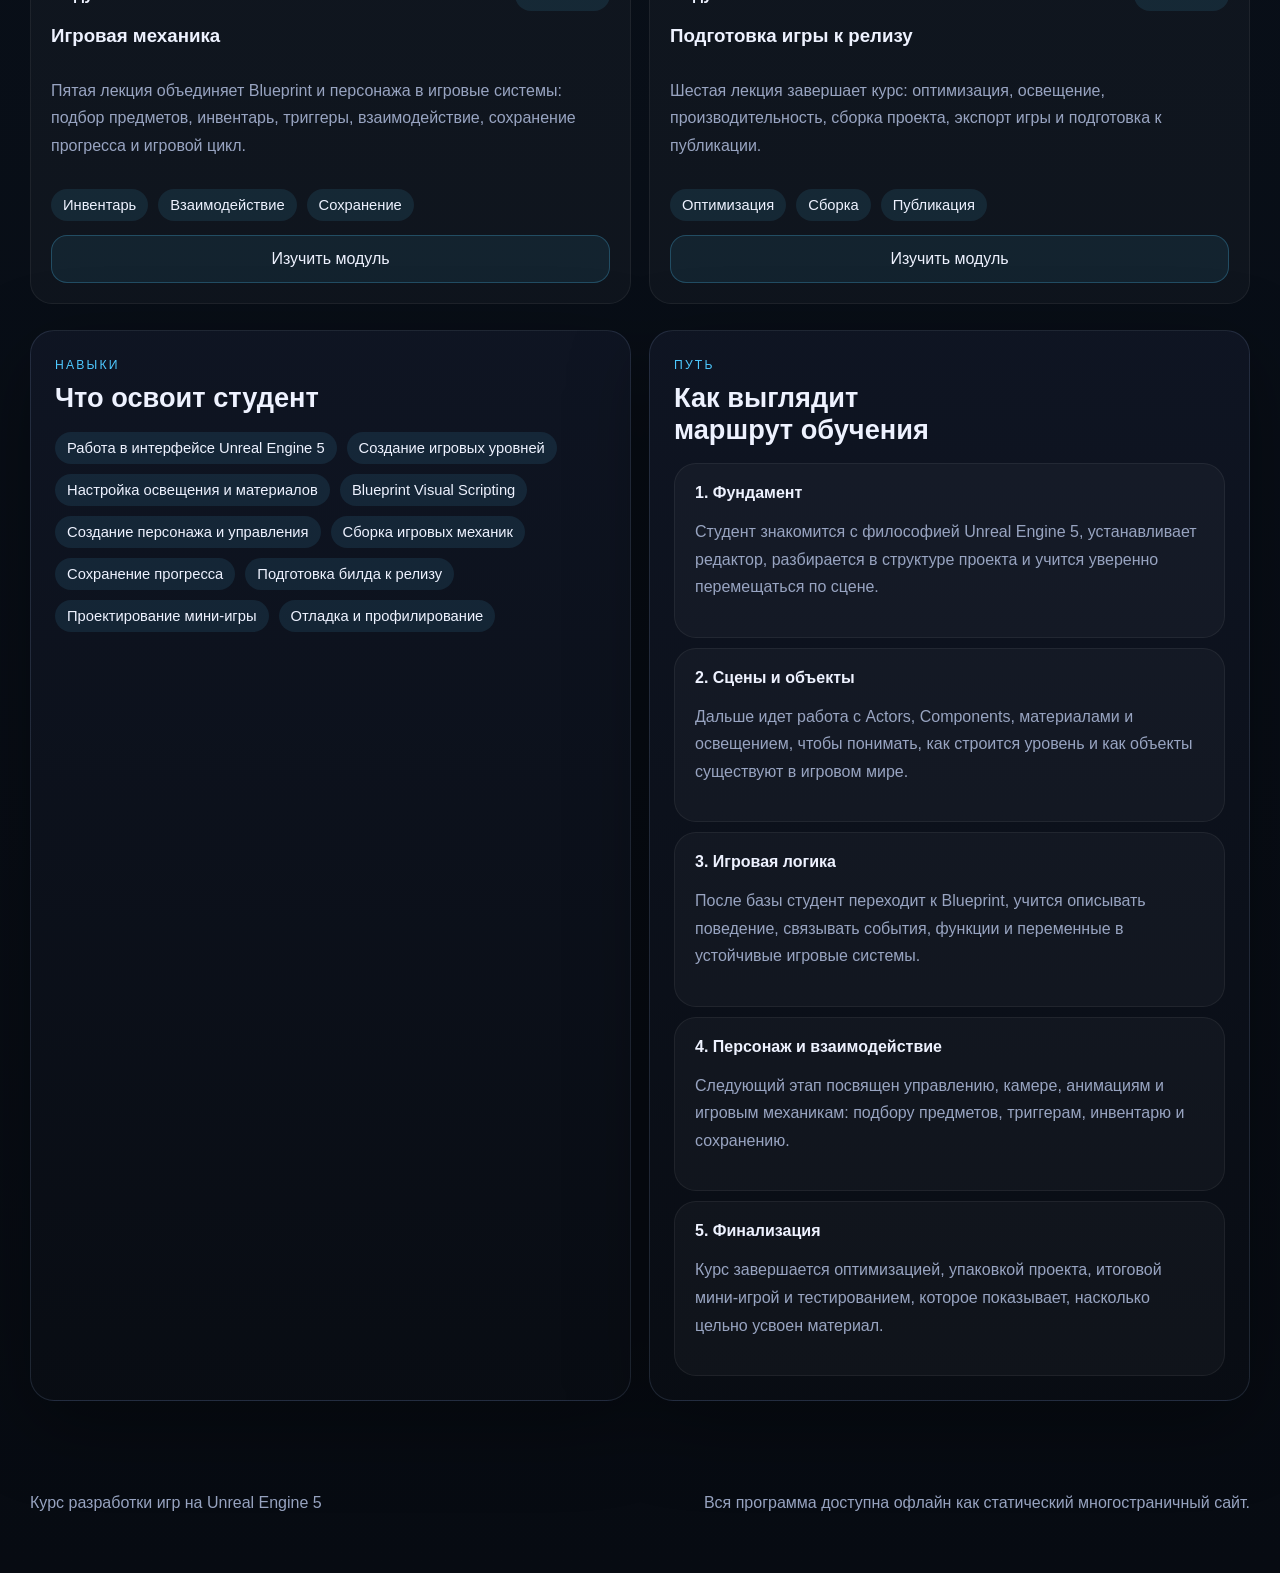
<file: program.html>
<!DOCTYPE html>
<html lang="ru">
<head>
  <meta charset="UTF-8">
  <meta name="viewport" content="width=device-width, initial-scale=1.0">
  <title>Программа обучения | Курс разработки игр на Unreal Engine 5</title>
  <link rel="stylesheet" href="styles.css">
</head>
<body data-page="program">
  <div class="site-bg"></div>
  <header class="site-header">
    <a class="brand" href="index.html">
      <span class="brand-mark">UE5</span>
      <span class="brand-text">Курс разработки игр на Unreal Engine 5</span>
    </a>
    <nav class="site-nav">
      <a href="index.html" data-nav="home">Главная</a>
      <a href="program.html" data-nav="program">Программа</a>
      <a href="lectures.html" data-nav="lectures">Лекции</a>
      <a href="practice.html" data-nav="practice">Практика</a>
      <a href="project.html" data-nav="project">Итоговый проект</a>
      <a href="test.html" data-nav="test">Тест</a>
      <a href="dashboard.html" data-nav="dashboard">Кабинет</a>
    </nav>
    <div class="header-progress">
      <span>Прогресс курса</span>
      <strong data-progress-label>0%</strong>
    </div>
  </header>

  <main class="page-shell">
    <section class="page-intro">
      <p class="eyebrow">Программа курса</p>
      <h1>Шесть лекций, восемь практик, итоговый проект и финальное тестирование</h1>
      <p>
        Программа построена по принципу образовательной платформы: сначала фундамент и
        интерфейс движка, затем Blueprint, персонаж, механики, финальная подготовка к релизу.
      </p>
    </section>

    <section class="section">
      <div class="timeline-grid" id="program-timeline"></div>
    </section>

    <section class="section split-section">
      <article class="surface-card">
        <div class="section-heading compact">
          <p class="eyebrow">Навыки</p>
          <h2>Что освоит студент</h2>
        </div>
        <div id="program-skills" class="chip-cloud"></div>
      </article>
      <article class="surface-card">
        <div class="section-heading compact">
          <p class="eyebrow">Путь</p>
          <h2>Как выглядит маршрут обучения</h2>
        </div>
        <div id="program-path" class="stack-list"></div>
      </article>
    </section>
  </main>

  <footer class="site-footer">
    <p>Курс разработки игр на Unreal Engine 5</p>
    <p>Вся программа доступна офлайн как статический многостраничный сайт.</p>
  </footer>

  <script src="data.js"></script>
  <script src="app.js"></script>
</body>
</html>
</file>
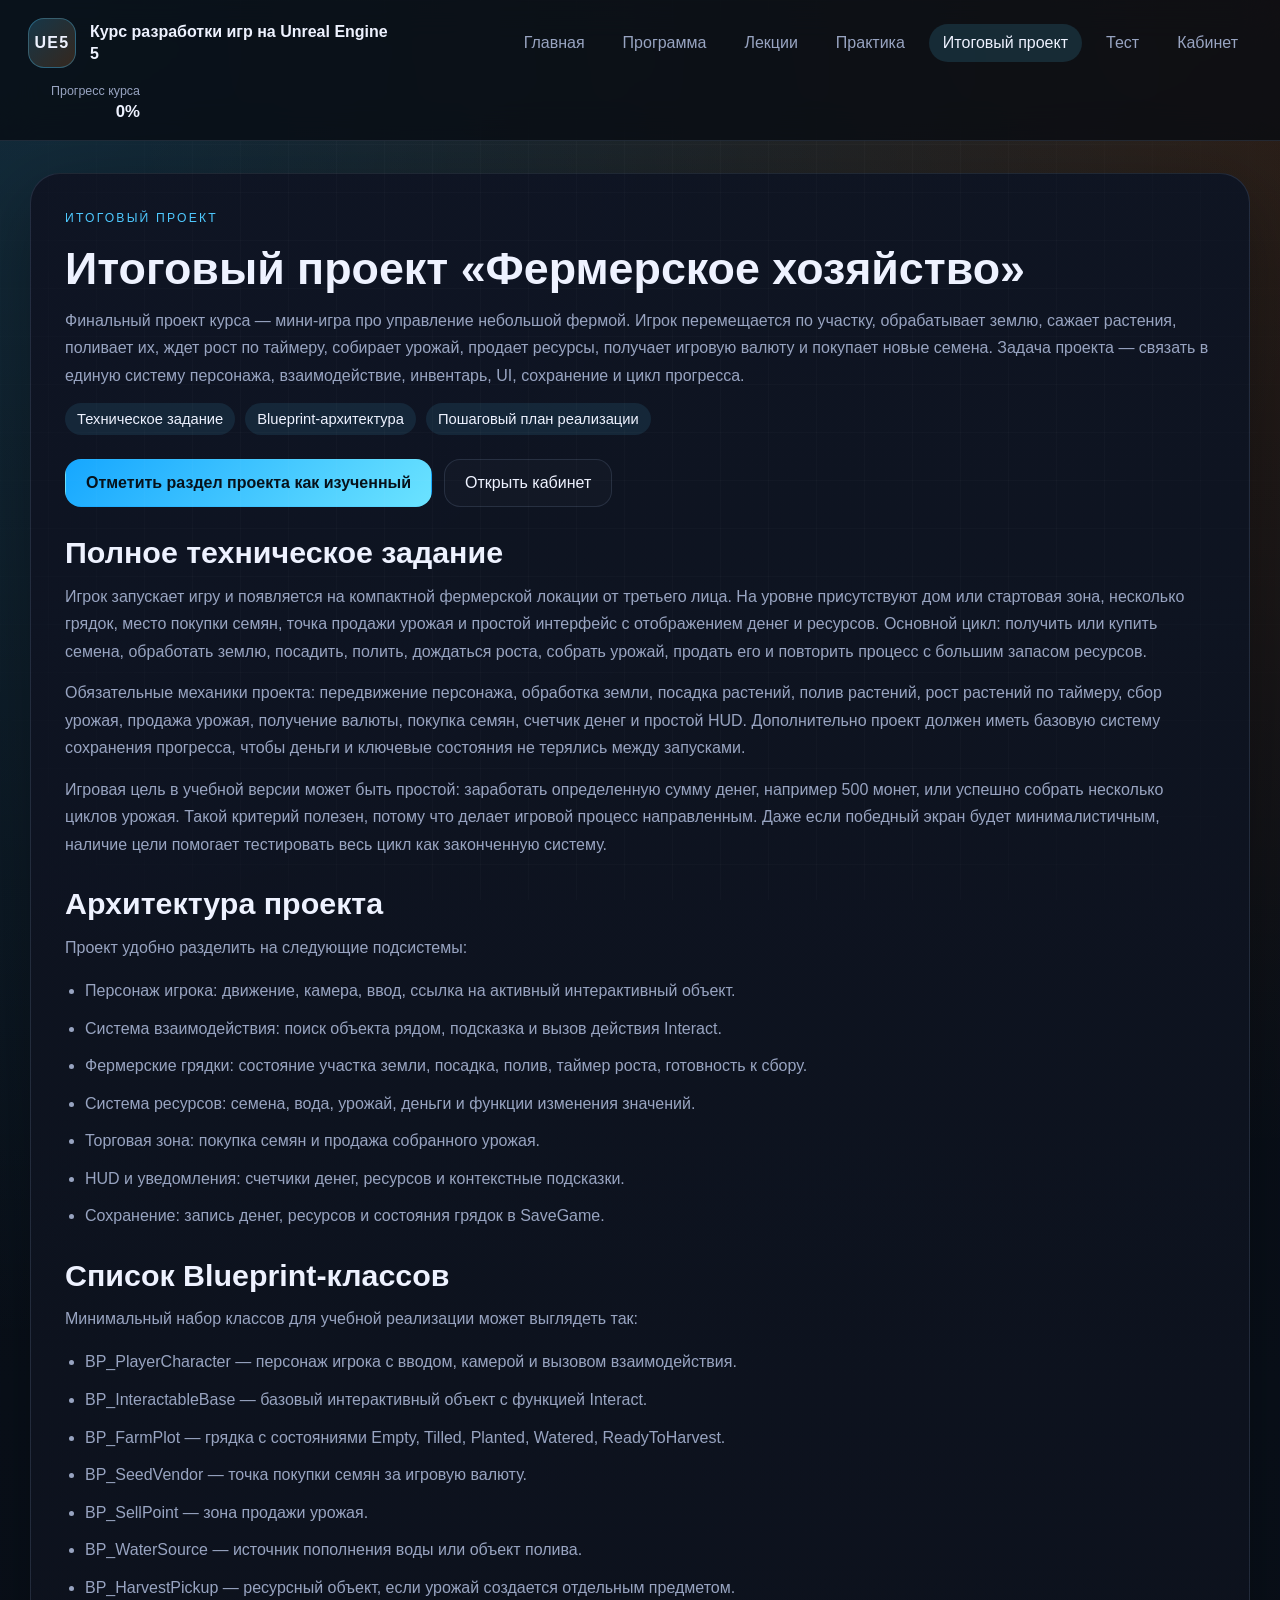
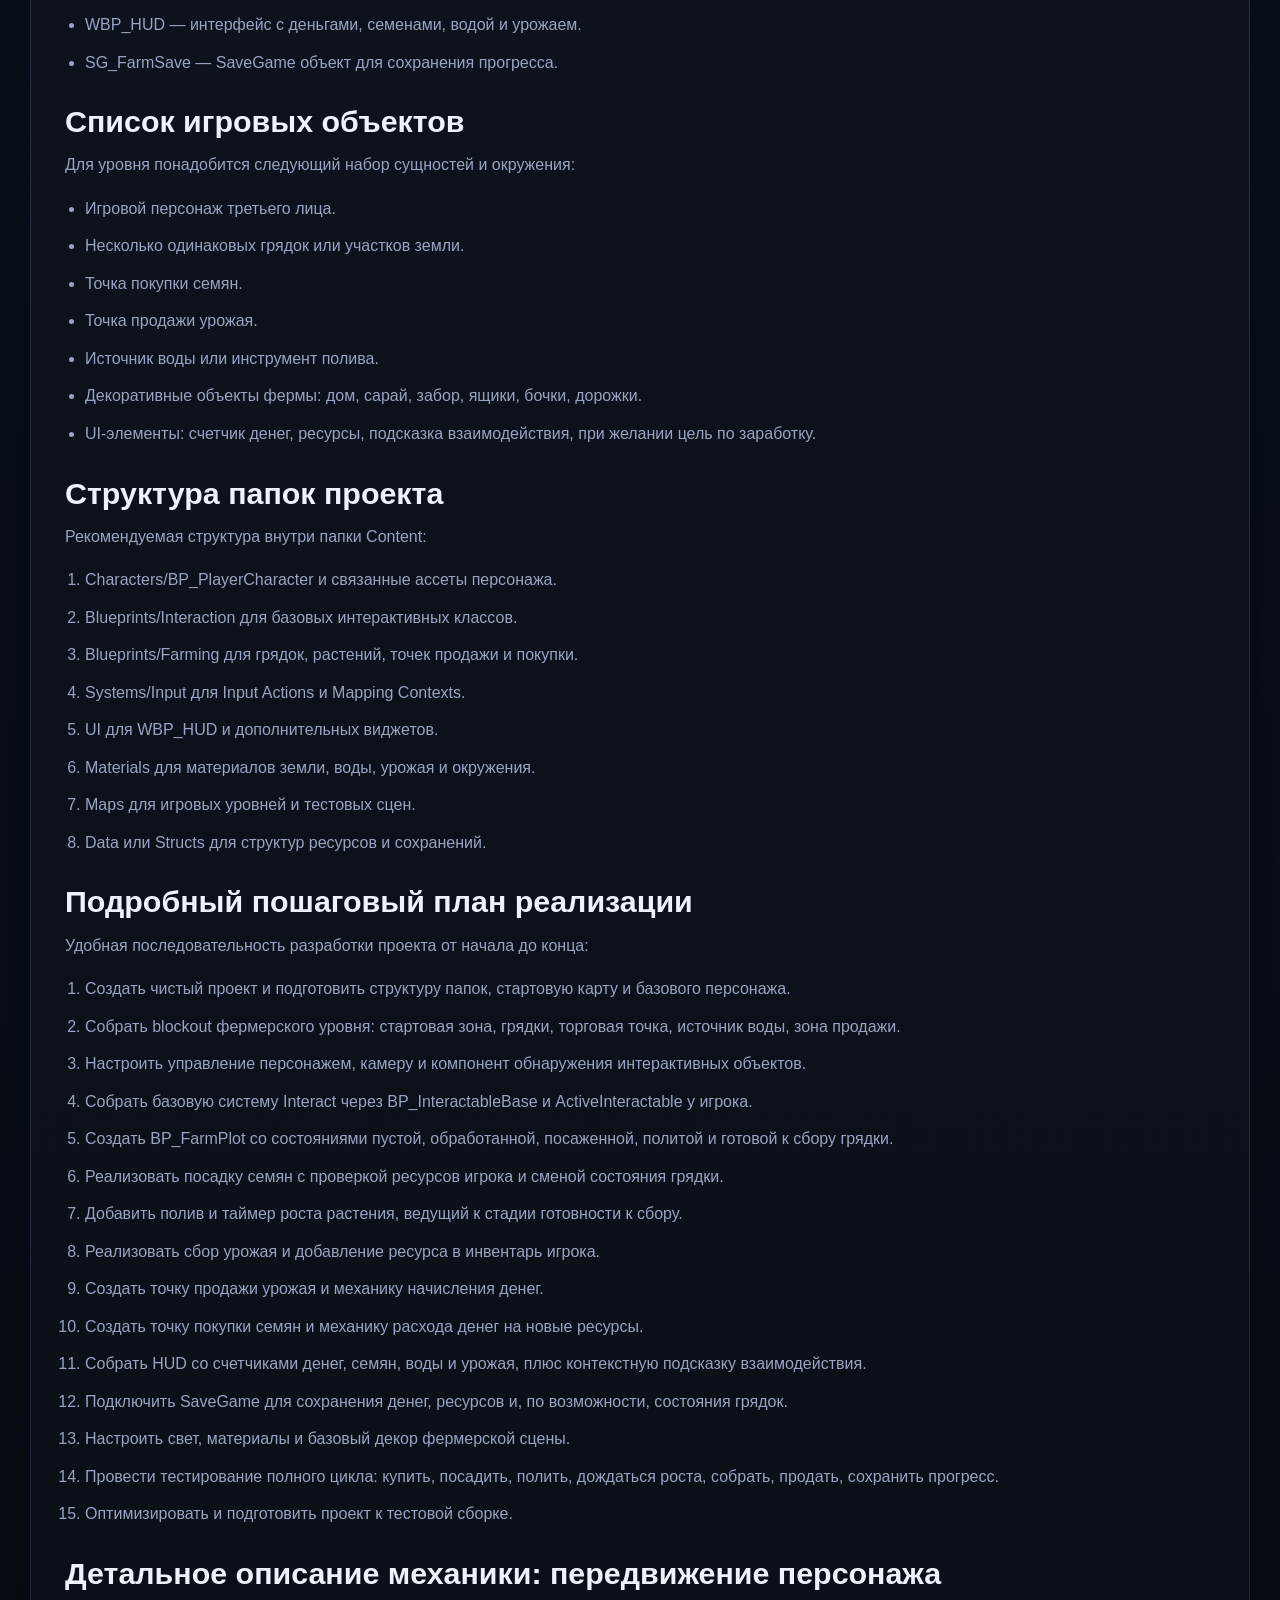
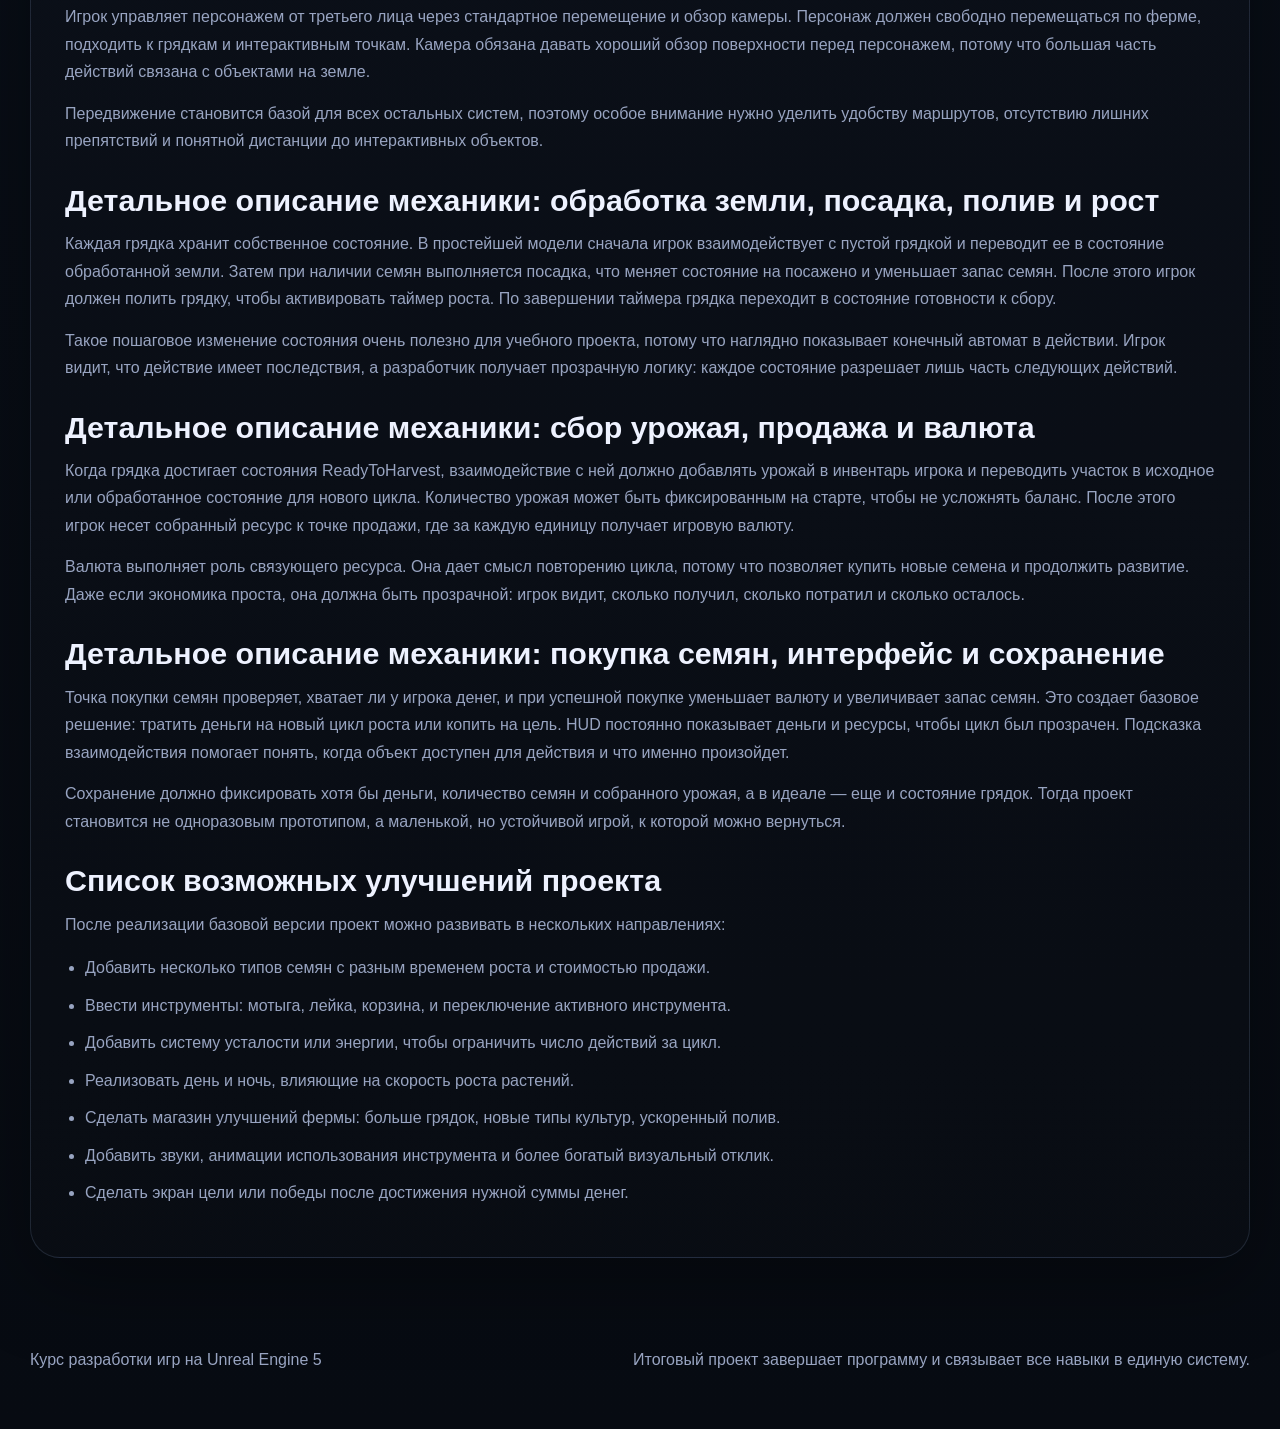
<file: project.html>
<!DOCTYPE html>
<html lang="ru">
<head>
  <meta charset="UTF-8">
  <meta name="viewport" content="width=device-width, initial-scale=1.0">
  <title>Итоговый проект | Курс разработки игр на Unreal Engine 5</title>
  <link rel="stylesheet" href="styles.css">
</head>
<body data-page="project">
  <div class="site-bg"></div>
  <header class="site-header">
    <a class="brand" href="index.html">
      <span class="brand-mark">UE5</span>
      <span class="brand-text">Курс разработки игр на Unreal Engine 5</span>
    </a>
    <nav class="site-nav">
      <a href="index.html" data-nav="home">Главная</a>
      <a href="program.html" data-nav="program">Программа</a>
      <a href="lectures.html" data-nav="lectures">Лекции</a>
      <a href="practice.html" data-nav="practice">Практика</a>
      <a href="project.html" data-nav="project">Итоговый проект</a>
      <a href="test.html" data-nav="test">Тест</a>
      <a href="dashboard.html" data-nav="dashboard">Кабинет</a>
    </nav>
    <div class="header-progress">
      <span>Прогресс курса</span>
      <strong data-progress-label>0%</strong>
    </div>
  </header>

  <main class="page-shell">
    <article id="project-detail" class="article-layout"></article>
  </main>

  <footer class="site-footer">
    <p>Курс разработки игр на Unreal Engine 5</p>
    <p>Итоговый проект завершает программу и связывает все навыки в единую систему.</p>
  </footer>

  <script src="data.js"></script>
  <script src="app.js"></script>
</body>
</html>
</file>
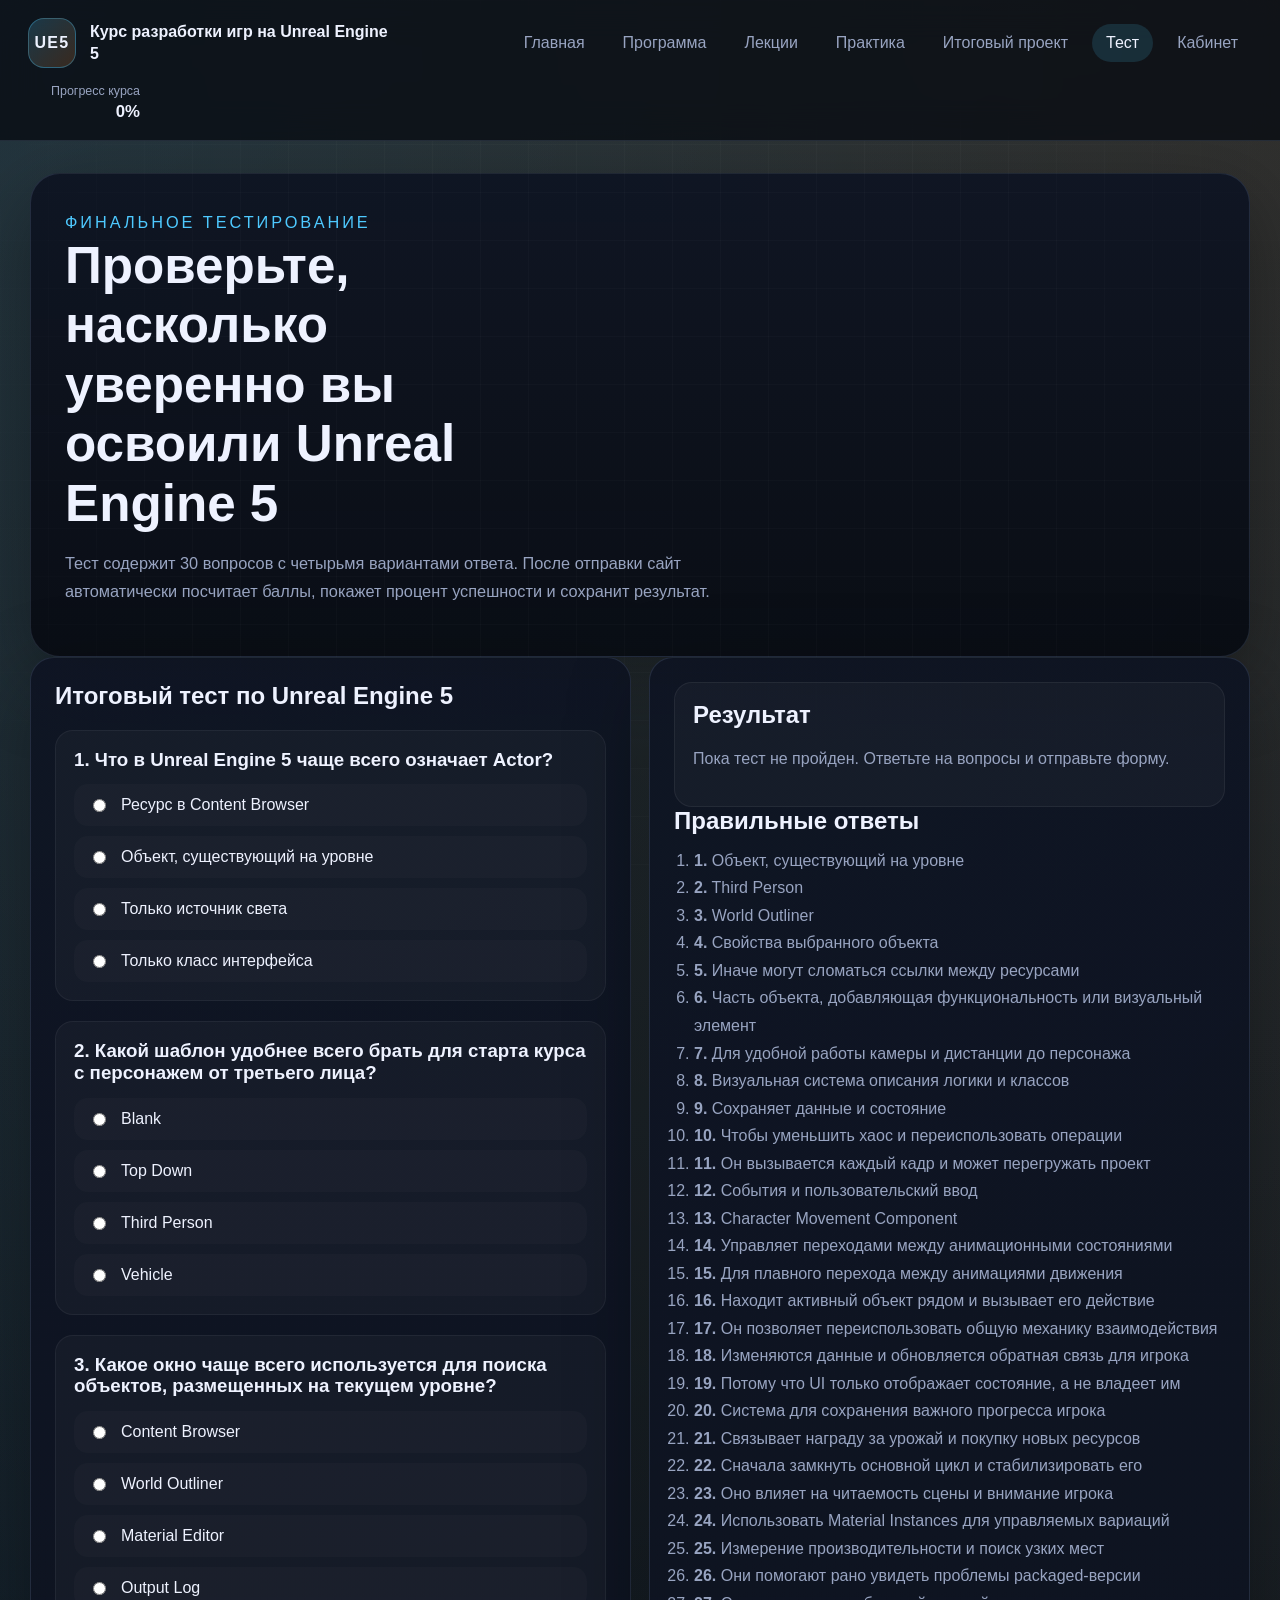
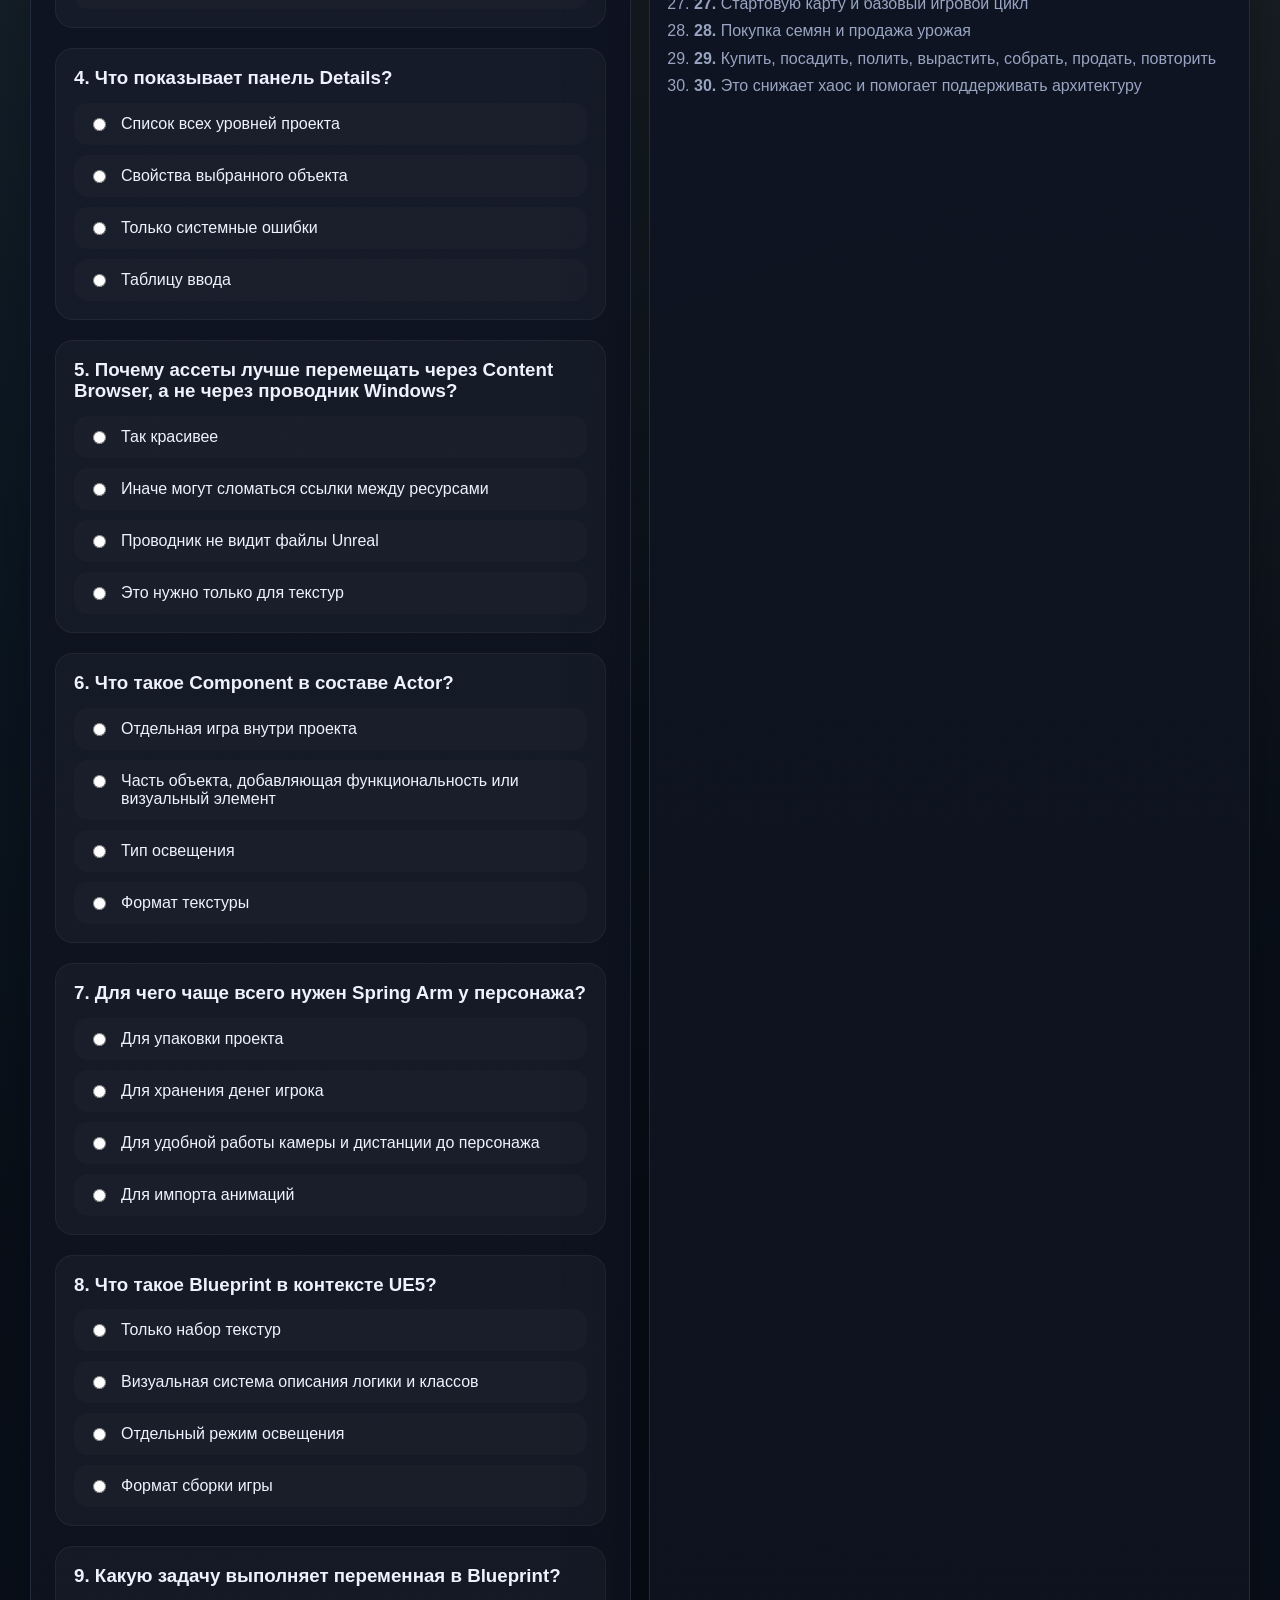
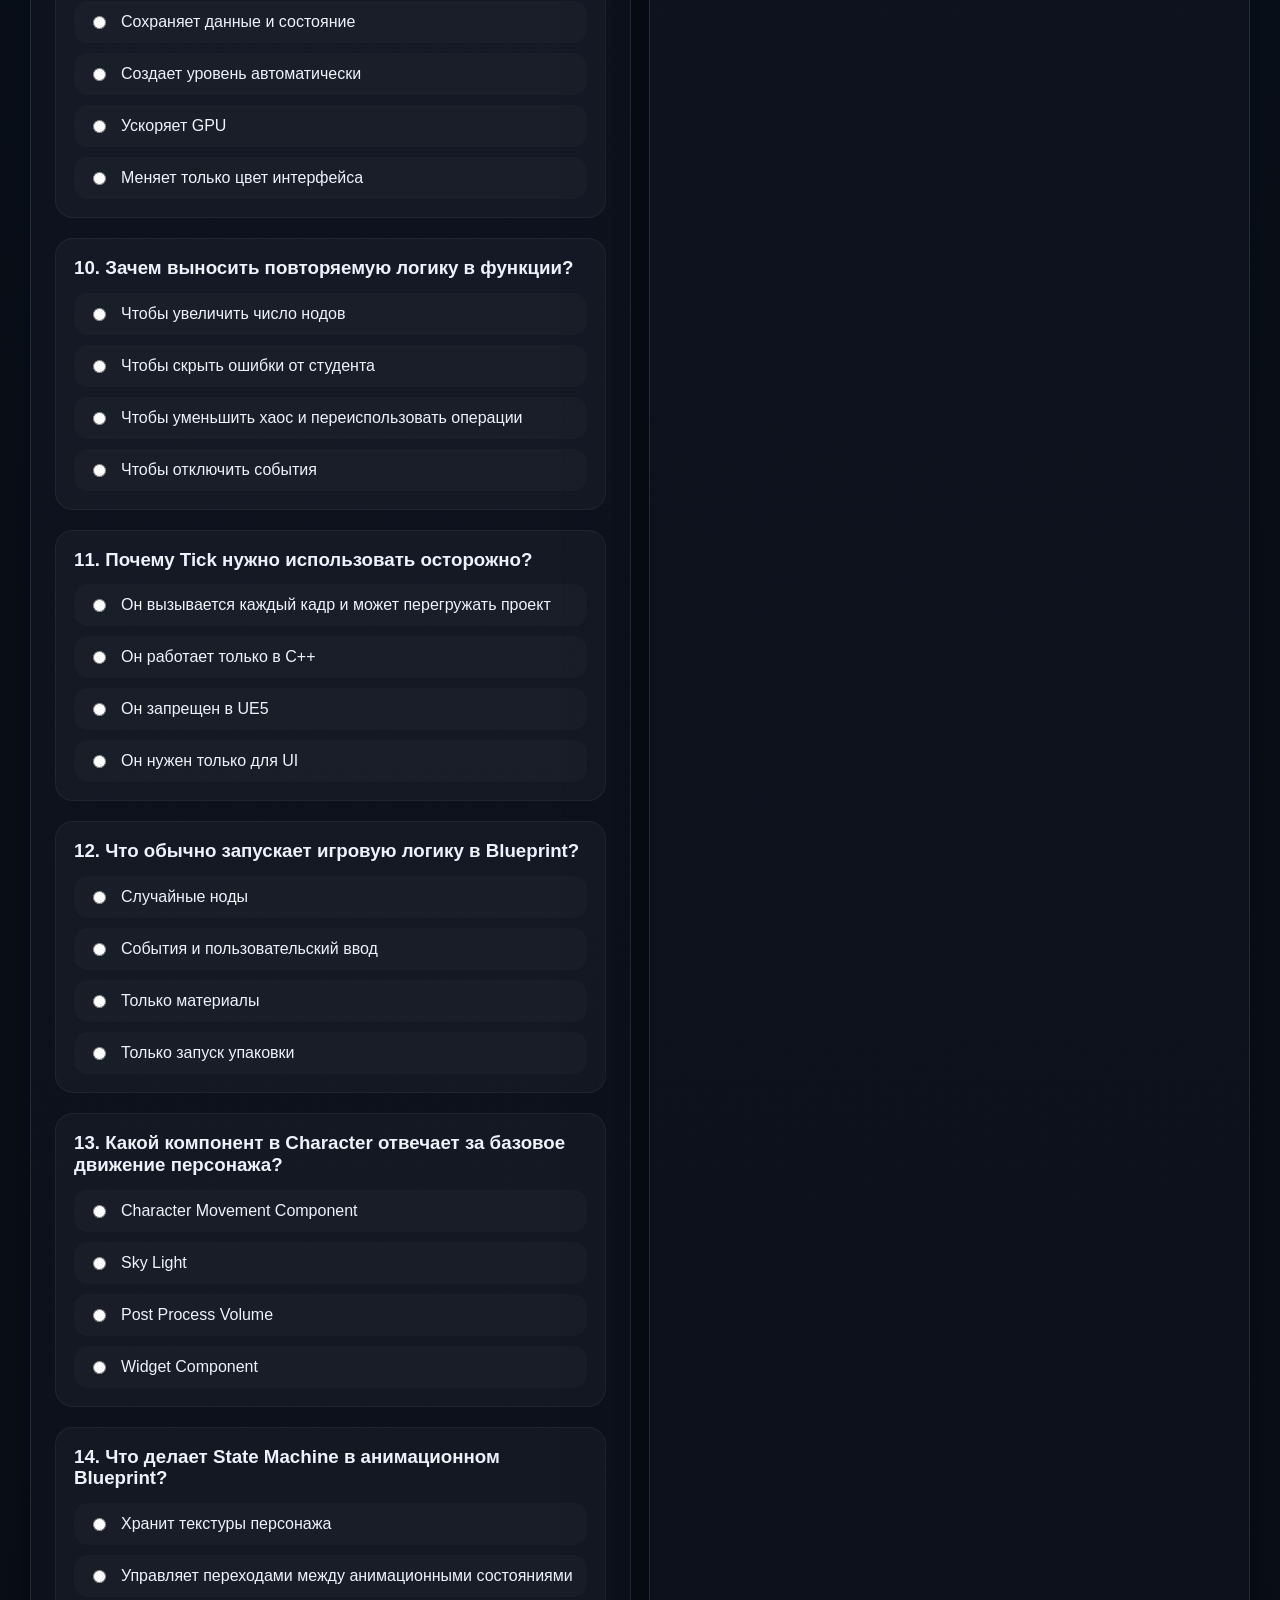
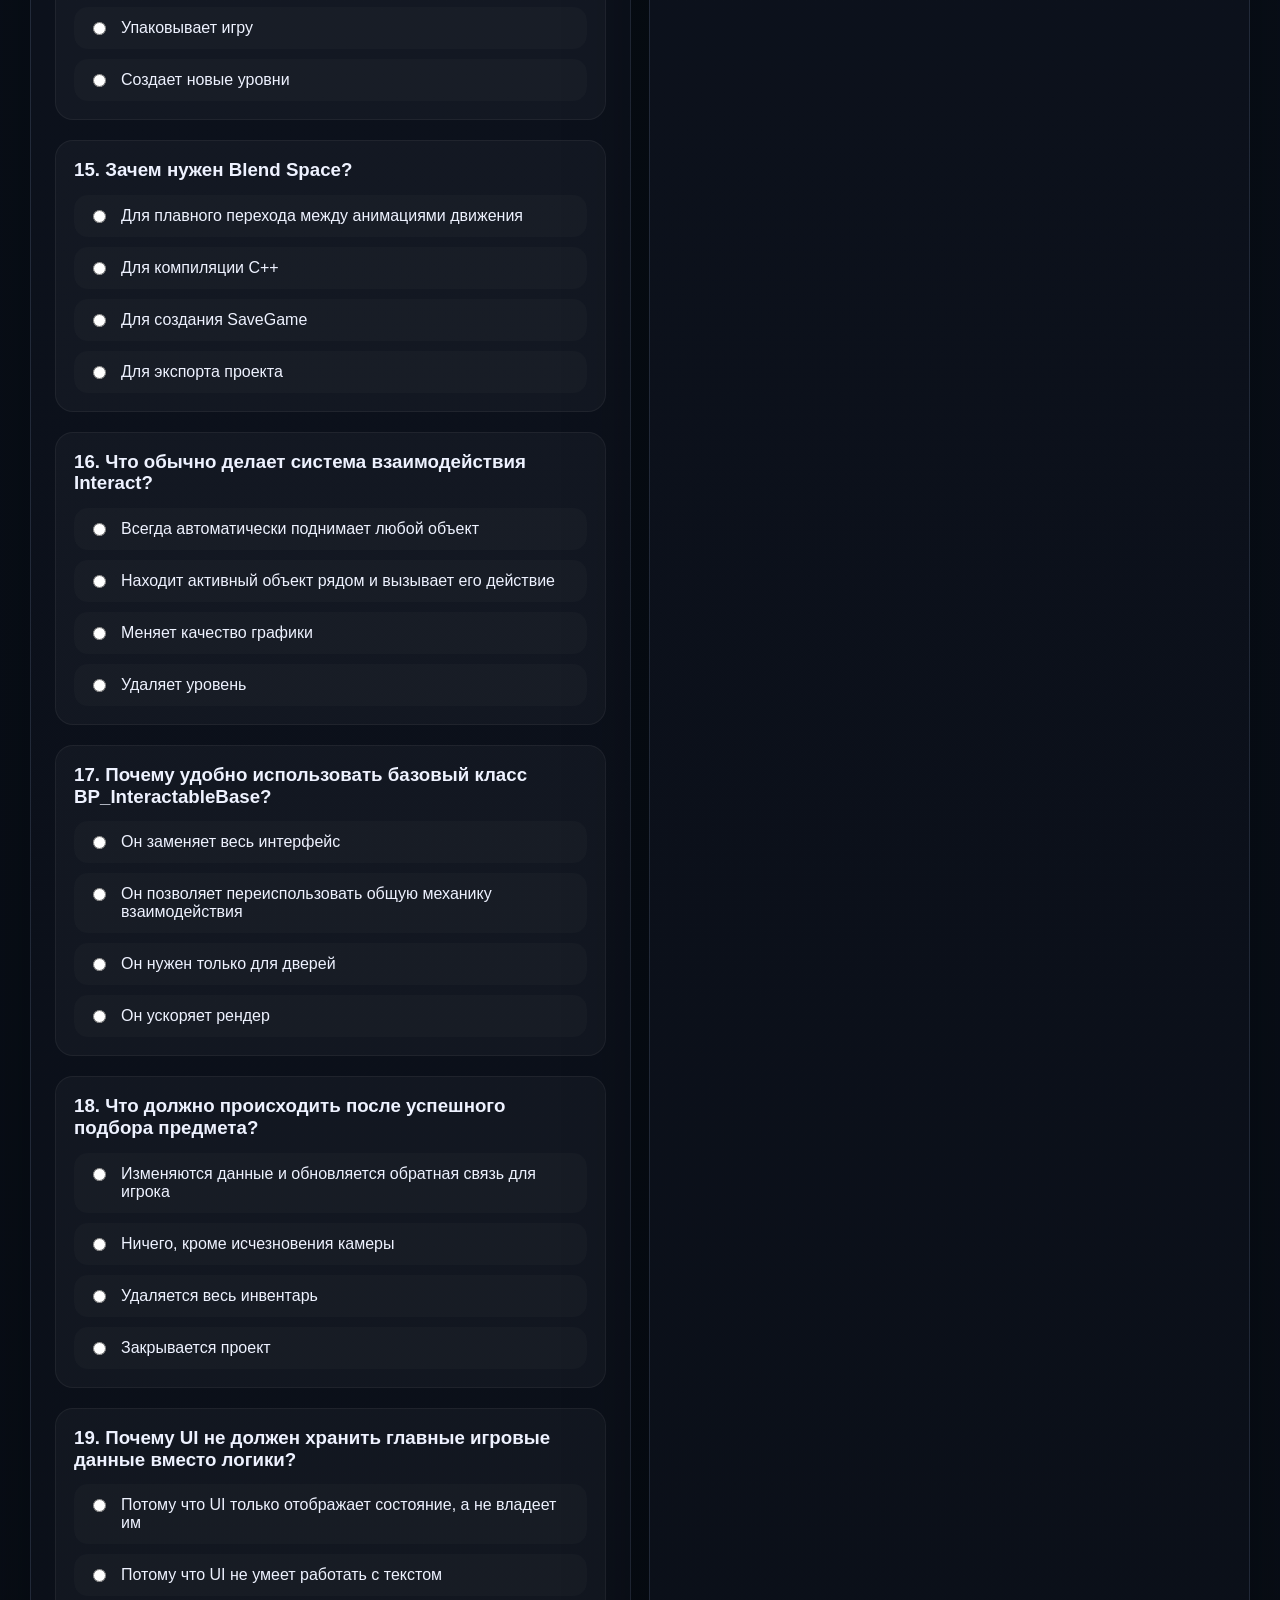
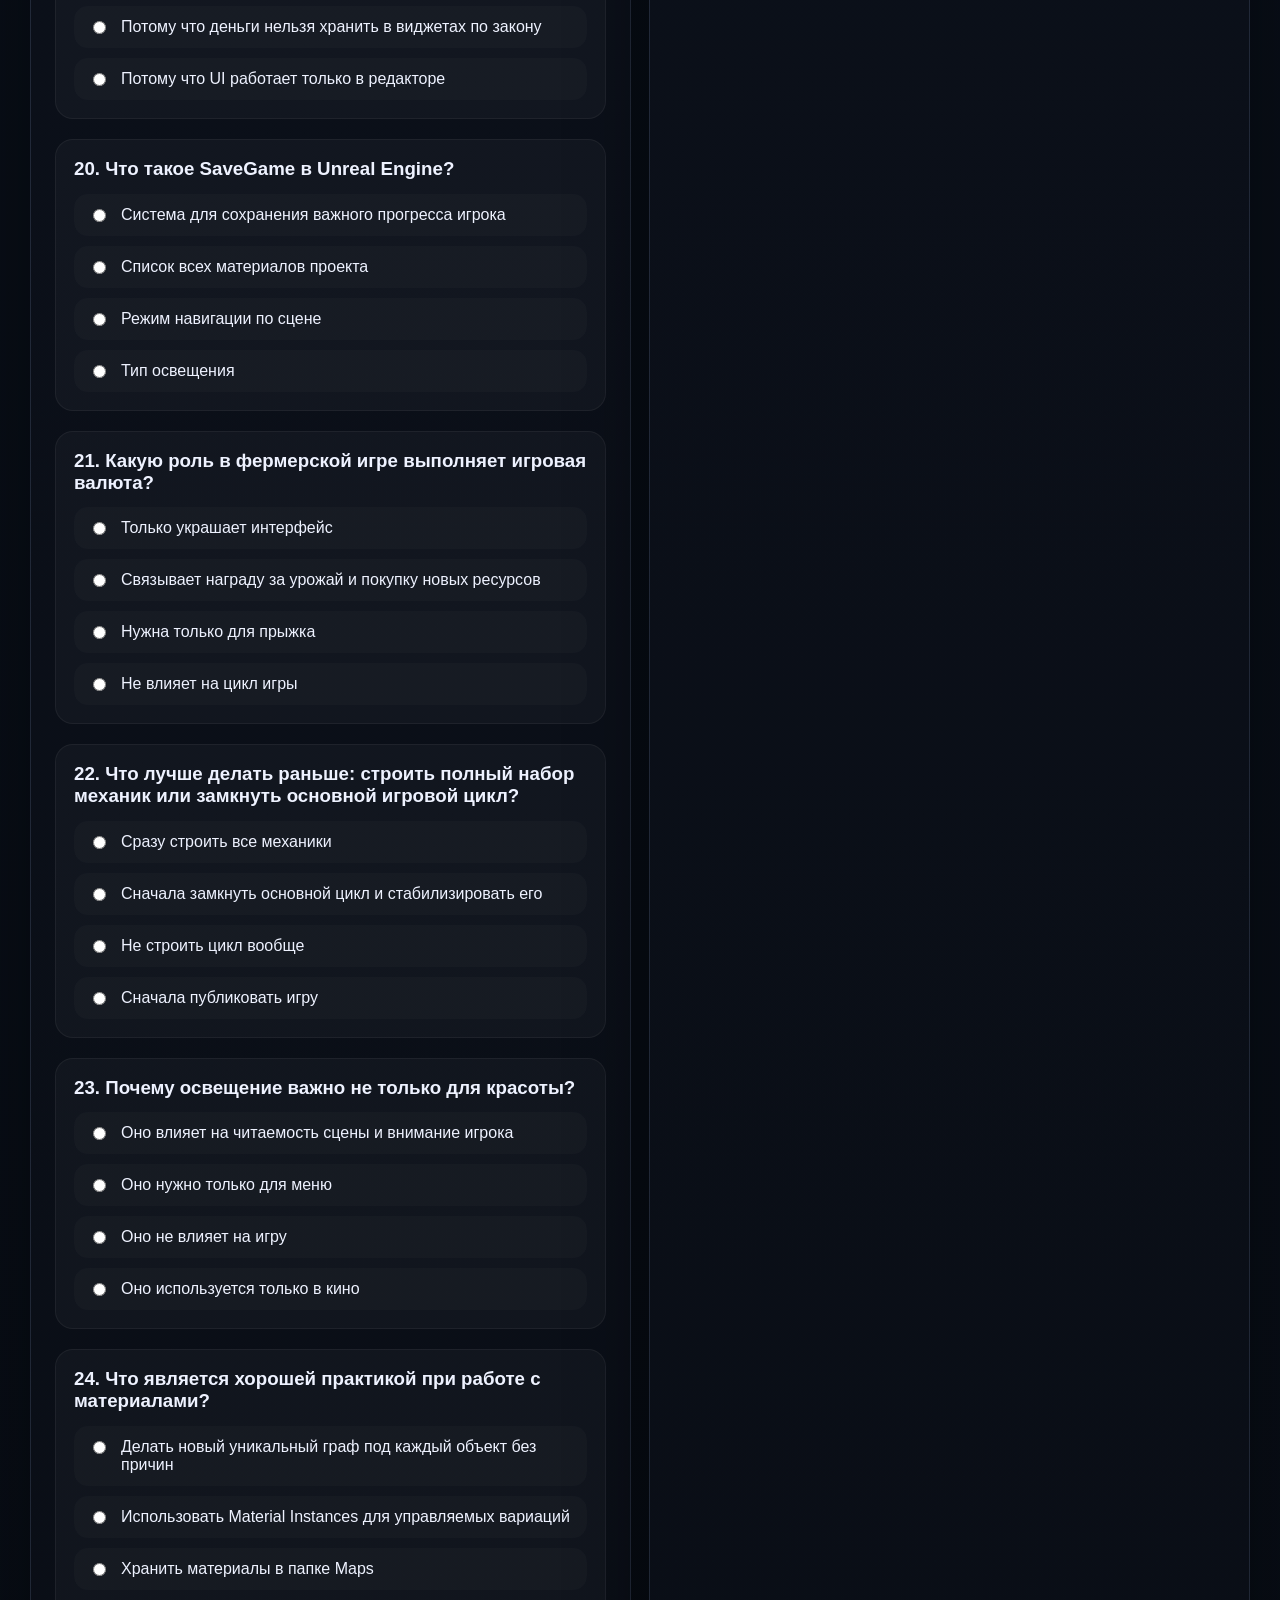
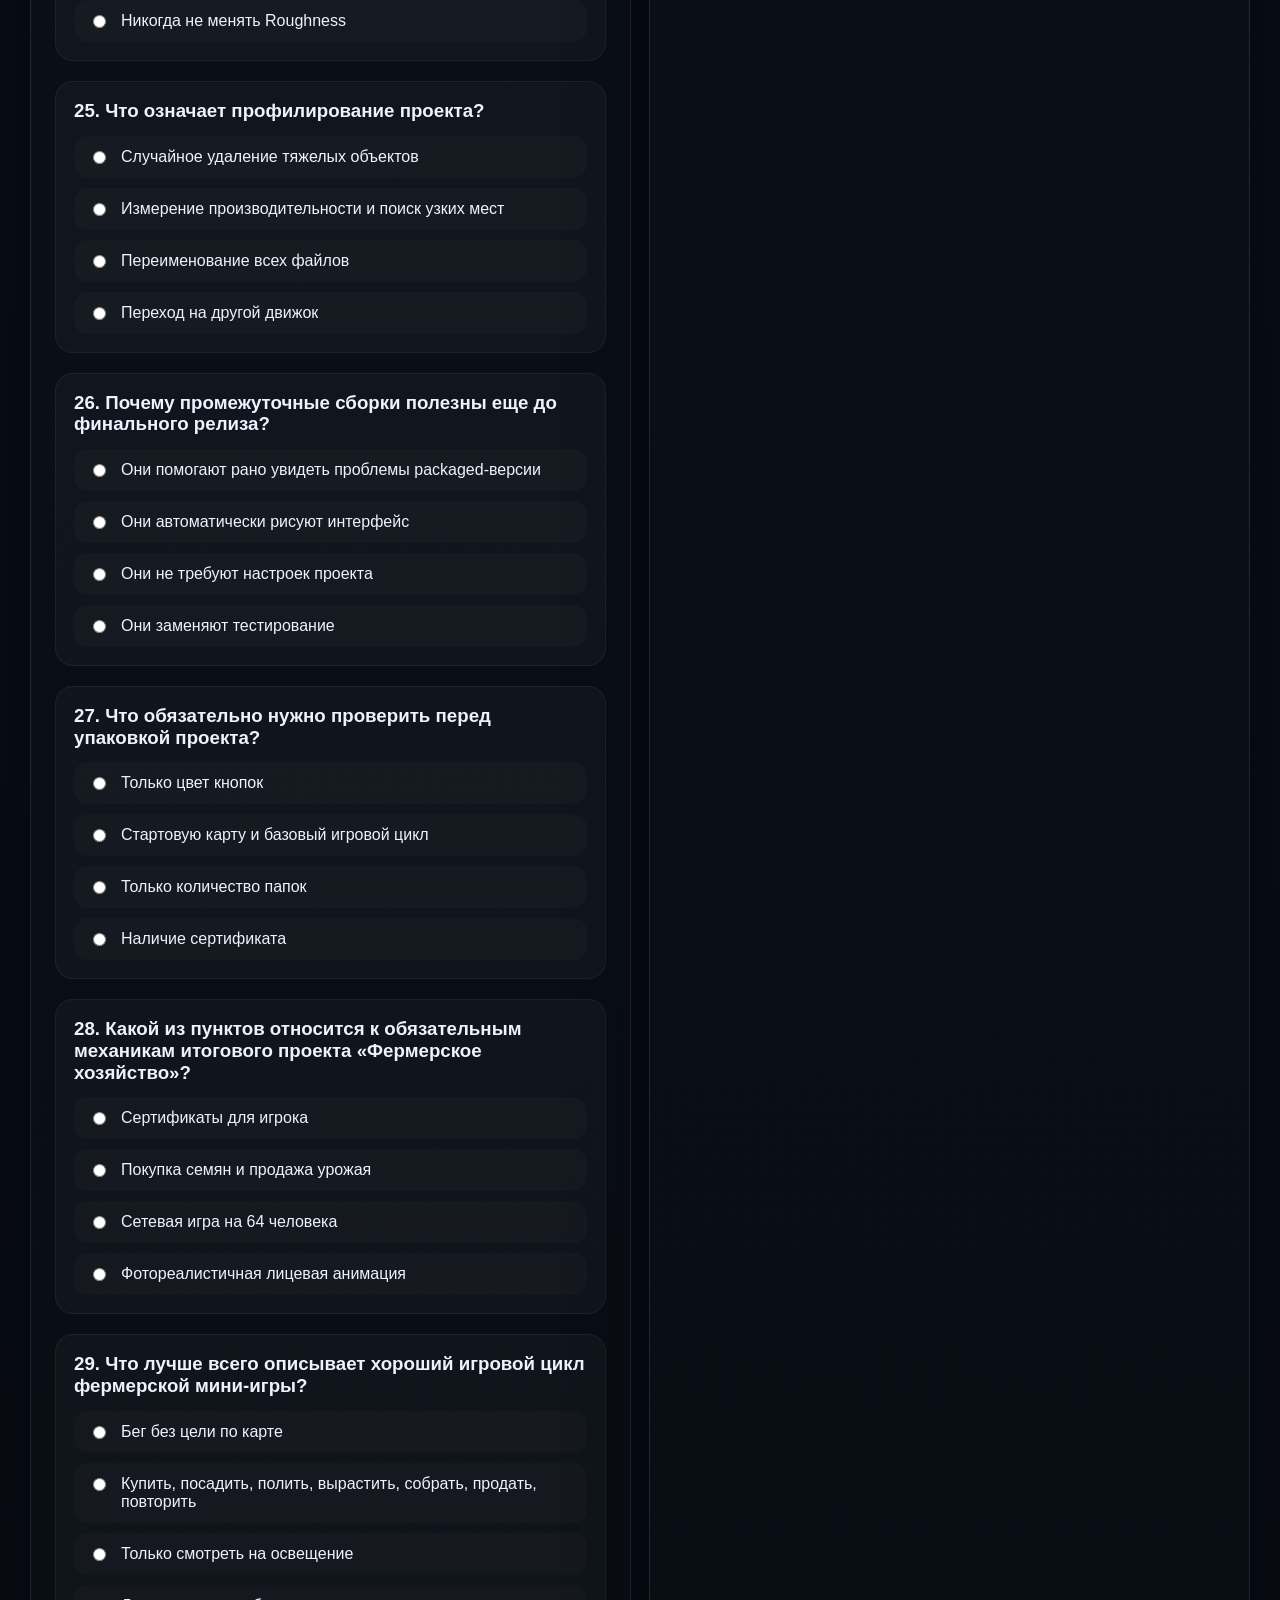
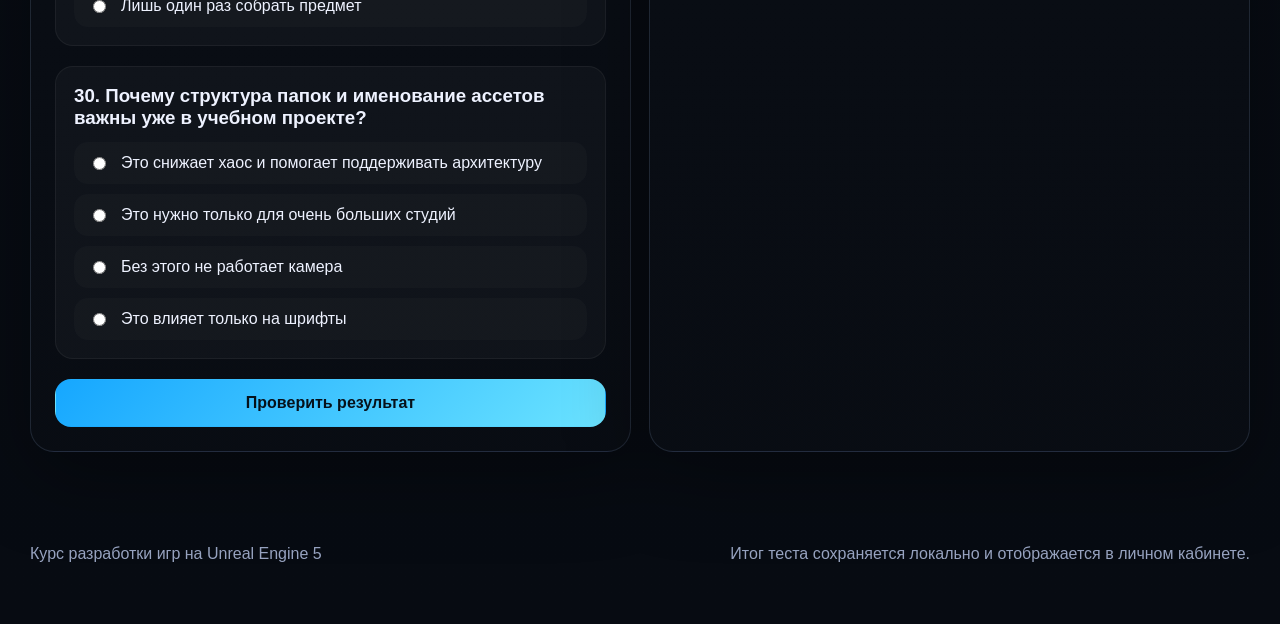
<file: test.html>
<!DOCTYPE html>
<html lang="ru">
<head>
  <meta charset="UTF-8">
  <meta name="viewport" content="width=device-width, initial-scale=1.0">
  <title>Итоговый тест | Курс разработки игр на Unreal Engine 5</title>
  <link rel="stylesheet" href="styles.css">
</head>
<body data-page="test">
  <div class="site-bg"></div>
  <header class="site-header">
    <a class="brand" href="index.html">
      <span class="brand-mark">UE5</span>
      <span class="brand-text">Курс разработки игр на Unreal Engine 5</span>
    </a>
    <nav class="site-nav">
      <a href="index.html" data-nav="home">Главная</a>
      <a href="program.html" data-nav="program">Программа</a>
      <a href="lectures.html" data-nav="lectures">Лекции</a>
      <a href="practice.html" data-nav="practice">Практика</a>
      <a href="project.html" data-nav="project">Итоговый проект</a>
      <a href="test.html" data-nav="test">Тест</a>
      <a href="dashboard.html" data-nav="dashboard">Кабинет</a>
    </nav>
    <div class="header-progress">
      <span>Прогресс курса</span>
      <strong data-progress-label>0%</strong>
    </div>
  </header>

  <main class="page-shell">
    <section class="page-intro">
      <p class="eyebrow">Финальное тестирование</p>
      <h1>Проверьте, насколько уверенно вы освоили Unreal Engine 5</h1>
      <p>
        Тест содержит 30 вопросов с четырьмя вариантами ответа. После отправки сайт
        автоматически посчитает баллы, покажет процент успешности и сохранит результат.
      </p>
    </section>
    <section class="test-layout">
      <form id="test-form" class="surface-card test-form"></form>
      <aside class="surface-card test-sidebar">
        <div id="test-result" class="result-box">
          <h2>Результат</h2>
          <p>Пока тест не пройден. Ответьте на вопросы и отправьте форму.</p>
        </div>
        <div class="answer-key" id="answer-key"></div>
      </aside>
    </section>
  </main>

  <footer class="site-footer">
    <p>Курс разработки игр на Unreal Engine 5</p>
    <p>Итог теста сохраняется локально и отображается в личном кабинете.</p>
  </footer>

  <script src="data.js"></script>
  <script src="app.js"></script>
</body>
</html>
</file>
<file: styles.css>
:root {
  --bg: #090d14;
  --bg-soft: rgba(17, 24, 39, 0.9);
  --panel: rgba(12, 17, 29, 0.88);
  --panel-strong: rgba(9, 13, 20, 0.96);
  --line: rgba(132, 156, 196, 0.18);
  --text: #eef2ff;
  --muted: #98a4c1;
  --accent: #4ec9ff;
  --accent-strong: #16a7ff;
  --accent-warm: #ff8d32;
  --success: #4ade80;
  --warning: #fbbf24;
  --radius: 24px;
  --shadow: 0 24px 80px rgba(0, 0, 0, 0.34);
  --font-ui: "Bahnschrift", "Segoe UI Variable", "Segoe UI", sans-serif;
  --font-heading: "Trebuchet MS", "Bahnschrift", sans-serif;
  --font-mono: "Consolas", "Cascadia Mono", monospace;
}

* {
  box-sizing: border-box;
}

html {
  scroll-behavior: smooth;
}

body {
  margin: 0;
  font-family: var(--font-ui);
  color: var(--text);
  background: radial-gradient(circle at top left, rgba(78, 201, 255, 0.18), transparent 28%),
    radial-gradient(circle at top right, rgba(255, 141, 50, 0.16), transparent 24%),
    linear-gradient(180deg, #070b12 0%, #09101a 30%, #070b12 100%);
  min-height: 100vh;
  position: relative;
}

.site-bg {
  position: fixed;
  inset: 0;
  background-image:
    linear-gradient(rgba(255, 255, 255, 0.02) 1px, transparent 1px),
    linear-gradient(90deg, rgba(255, 255, 255, 0.02) 1px, transparent 1px);
  background-size: 48px 48px;
  mask-image: radial-gradient(circle at center, black 58%, transparent 100%);
  pointer-events: none;
}

a {
  color: inherit;
  text-decoration: none;
}

p,
li {
  color: var(--muted);
  line-height: 1.72;
}

h1,
h2,
h3,
h4 {
  font-family: var(--font-heading);
  line-height: 1.16;
  margin: 0;
}

.site-header {
  position: sticky;
  top: 0;
  z-index: 10;
  display: flex;
  flex-wrap: wrap;
  align-items: center;
  justify-content: space-between;
  gap: 16px;
  padding: 18px 28px;
  border-bottom: 1px solid var(--line);
  backdrop-filter: blur(18px);
  background: rgba(7, 11, 18, 0.76);
}

.brand {
  display: inline-flex;
  align-items: center;
  gap: 14px;
  max-width: 360px;
}

.brand-mark {
  display: inline-grid;
  place-items: center;
  width: 50px;
  height: 50px;
  border-radius: 16px;
  background: linear-gradient(135deg, rgba(78, 201, 255, 0.2), rgba(255, 141, 50, 0.18));
  border: 1px solid rgba(78, 201, 255, 0.32);
  color: var(--text);
  font-weight: 700;
  letter-spacing: 0.08em;
}

.brand-text {
  font-weight: 600;
  line-height: 1.35;
}

.site-nav {
  display: flex;
  flex-wrap: wrap;
  gap: 10px;
}

.site-nav a {
  padding: 10px 14px;
  border-radius: 999px;
  color: var(--muted);
  transition: 0.25s ease;
}

.site-nav a:hover,
.site-nav a.is-active {
  color: var(--text);
  background: rgba(78, 201, 255, 0.14);
}

.header-progress {
  display: flex;
  flex-direction: column;
  gap: 4px;
  min-width: 112px;
  text-align: right;
}

.header-progress span {
  font-size: 0.78rem;
  color: var(--muted);
}

.header-progress strong {
  font-size: 1.05rem;
}

.page-shell {
  width: min(1220px, calc(100% - 32px));
  margin: 0 auto;
  padding: 32px 0 72px;
}

.hero,
.page-intro,
.surface-card,
.article-layout,
.test-form,
.test-sidebar {
  background: linear-gradient(180deg, rgba(15, 21, 35, 0.98), rgba(9, 13, 20, 0.96));
  border: 1px solid var(--line);
  box-shadow: var(--shadow);
}

.hero,
.page-intro {
  border-radius: calc(var(--radius) + 6px);
  padding: 34px;
}

.hero {
  display: grid;
  grid-template-columns: 1.55fr 1fr;
  gap: 28px;
}

.hero-home {
  min-height: 520px;
}

.hero-copy {
  display: flex;
  flex-direction: column;
  gap: 18px;
}

.hero-copy h1,
.page-intro h1 {
  font-size: clamp(2.2rem, 4vw, 4.4rem);
  max-width: 14ch;
}

.hero-text,
.page-intro p {
  max-width: 72ch;
  font-size: 1.02rem;
}

.eyebrow {
  text-transform: uppercase;
  letter-spacing: 0.18em;
  font-size: 0.76rem;
  color: var(--accent);
  margin: 0;
}

.hero-actions {
  display: flex;
  flex-wrap: wrap;
  gap: 12px;
  margin-top: 4px;
}

.button {
  display: inline-flex;
  align-items: center;
  justify-content: center;
  gap: 8px;
  min-height: 48px;
  padding: 12px 20px;
  border-radius: 16px;
  border: 1px solid transparent;
  cursor: pointer;
  font: inherit;
  transition: transform 0.25s ease, border-color 0.25s ease, background 0.25s ease;
}

.button:hover {
  transform: translateY(-2px);
}

.button-primary {
  background: linear-gradient(135deg, var(--accent-strong), #6be3ff);
  color: #06111a;
  font-weight: 700;
}

.button-secondary {
  border-color: rgba(78, 201, 255, 0.25);
  background: rgba(78, 201, 255, 0.08);
  color: var(--text);
}

.button-ghost {
  border-color: var(--line);
  background: rgba(255, 255, 255, 0.02);
  color: var(--text);
}

.hero-metrics,
.card-grid,
.timeline-grid,
.dashboard-grid,
.test-layout,
.split-section {
  display: grid;
  gap: 18px;
}

.hero-metrics {
  grid-template-columns: repeat(3, minmax(0, 1fr));
}

.metric-card,
.surface-card {
  border-radius: var(--radius);
}

.metric-card {
  padding: 18px;
  background: rgba(255, 255, 255, 0.03);
  border: 1px solid rgba(78, 201, 255, 0.08);
}

.metric-card span {
  display: block;
  color: var(--muted);
  margin-bottom: 6px;
}

.metric-card strong {
  font-size: 1.65rem;
}

.hero-panel,
.surface-card,
.test-sidebar,
.test-form {
  position: relative;
  overflow: hidden;
  padding: 28px;
}

.hero-panel {
  border-radius: calc(var(--radius) + 6px);
}

.compact-panel {
  display: grid;
  place-items: center;
  text-align: center;
}

.panel-glow {
  position: absolute;
  inset: auto -15% 70% auto;
  width: 220px;
  height: 220px;
  border-radius: 50%;
  background: radial-gradient(circle, rgba(78, 201, 255, 0.36), transparent 68%);
  pointer-events: none;
}

.feature-list {
  margin: 16px 0 26px;
  padding-left: 18px;
}

.feature-list li {
  margin-bottom: 12px;
}

.progress-widget,
.result-box {
  padding: 18px;
  border-radius: 18px;
  background: rgba(255, 255, 255, 0.03);
  border: 1px solid rgba(255, 255, 255, 0.06);
}

.progress-caption {
  display: flex;
  justify-content: space-between;
  gap: 14px;
  margin-bottom: 10px;
  color: var(--text);
}

.progress-track {
  height: 12px;
  border-radius: 999px;
  background: rgba(255, 255, 255, 0.08);
  overflow: hidden;
}

.progress-fill {
  width: 0;
  height: 100%;
  border-radius: inherit;
  background: linear-gradient(90deg, var(--accent-strong), var(--accent-warm));
  transition: width 0.3s ease;
}

.section {
  margin-top: 26px;
}

.section-heading {
  margin-bottom: 18px;
}

.section-heading h2 {
  font-size: clamp(1.6rem, 2vw, 2.45rem);
  max-width: 18ch;
  margin-top: 6px;
}

.section-heading.compact h2 {
  font-size: 1.7rem;
}

.card-grid {
  grid-template-columns: repeat(3, minmax(0, 1fr));
}

.card-grid-wide {
  grid-template-columns: repeat(2, minmax(0, 1fr));
}

.timeline-grid,
.dashboard-grid,
.test-layout,
.split-section {
  grid-template-columns: repeat(2, minmax(0, 1fr));
}

.surface-card {
  padding: 24px;
}

.stack-list,
.chip-cloud,
.definition-list,
.mini-list {
  display: flex;
  flex-wrap: wrap;
  gap: 10px;
}

.chip-cloud span,
.status-pill,
.word-chip {
  display: inline-flex;
  align-items: center;
  padding: 8px 12px;
  border-radius: 999px;
  background: rgba(78, 201, 255, 0.1);
  color: var(--text);
  font-size: 0.92rem;
}

.stack-list {
  flex-direction: column;
}

.stack-list .stack-item,
.module-card,
.lesson-card,
.practice-card,
.summary-card {
  padding: 20px;
  border-radius: 22px;
  background: rgba(255, 255, 255, 0.03);
  border: 1px solid rgba(255, 255, 255, 0.06);
}

.module-card,
.lesson-card,
.practice-card,
.summary-card {
  display: flex;
  flex-direction: column;
  gap: 14px;
}

.card-topline {
  display: flex;
  align-items: center;
  justify-content: space-between;
  gap: 12px;
}

.card-topline strong {
  color: var(--text);
}

.lesson-meta,
.practice-meta,
.article-meta {
  display: flex;
  flex-wrap: wrap;
  gap: 10px;
}

.article-layout {
  border-radius: calc(var(--radius) + 6px);
  padding: 34px;
}

.article-layout h1 {
  font-size: clamp(2rem, 3.5vw, 3.4rem);
  margin: 12px 0;
}

.article-layout h2 {
  font-size: 1.9rem;
  margin: 28px 0 12px;
}

.article-layout h3 {
  font-size: 1.35rem;
  margin: 22px 0 10px;
}

.article-layout ul,
.article-layout ol {
  padding-left: 20px;
}

.article-layout li {
  margin-bottom: 10px;
}

.article-layout p {
  margin: 0 0 14px;
}

.article-actions,
.article-nav {
  display: flex;
  flex-wrap: wrap;
  gap: 12px;
  margin: 24px 0 0;
}

.article-code {
  margin: 18px 0;
  padding: 18px;
  border-radius: 18px;
  background: rgba(2, 6, 12, 0.9);
  border: 1px solid rgba(78, 201, 255, 0.14);
  overflow-x: auto;
}

.article-code code {
  font-family: var(--font-mono);
  color: #bcefff;
  white-space: pre-wrap;
  line-height: 1.6;
}

.test-form {
  display: flex;
  flex-direction: column;
  gap: 20px;
}

.question-card {
  padding: 18px;
  border-radius: 18px;
  background: rgba(255, 255, 255, 0.03);
  border: 1px solid rgba(255, 255, 255, 0.05);
}

.question-card h3 {
  margin-bottom: 14px;
}

.options-group {
  display: grid;
  gap: 10px;
}

.option-item {
  display: flex;
  gap: 12px;
  align-items: flex-start;
  padding: 12px 14px;
  border-radius: 14px;
  background: rgba(255, 255, 255, 0.02);
}

.answer-key h2 {
  margin-bottom: 12px;
}

.answer-key ol {
  padding-left: 20px;
  margin: 0;
}

.ring-progress {
  width: 180px;
  aspect-ratio: 1;
  display: grid;
  place-items: center;
  border-radius: 50%;
  background:
    radial-gradient(circle at center, rgba(9, 13, 20, 1) 58%, transparent 59%),
    conic-gradient(var(--accent-strong) 0deg, var(--accent-warm) 0deg, rgba(255, 255, 255, 0.08) 0deg);
  border: 1px solid rgba(78, 201, 255, 0.18);
}

.ring-progress span {
  font-size: 2rem;
  font-weight: 700;
}

.summary-number {
  font-size: 2.4rem;
  color: var(--text);
}

.status-ok {
  color: var(--success);
}

.status-warning {
  color: var(--warning);
}

.muted-label {
  color: var(--muted);
  font-size: 0.95rem;
}

.site-footer {
  width: min(1220px, calc(100% - 32px));
  margin: 0 auto;
  padding: 0 0 40px;
  display: flex;
  flex-wrap: wrap;
  justify-content: space-between;
  gap: 12px;
}

@media (max-width: 1100px) {
  .hero,
  .timeline-grid,
  .dashboard-grid,
  .test-layout,
  .split-section,
  .card-grid,
  .card-grid-wide {
    grid-template-columns: 1fr;
  }

  .hero-copy h1,
  .page-intro h1,
  .article-layout h1 {
    max-width: none;
  }
}

@media (max-width: 760px) {
  .site-header {
    padding: 16px;
  }

  .page-shell,
  .site-footer {
    width: min(100% - 20px, 1220px);
  }

  .hero,
  .page-intro,
  .article-layout,
  .surface-card,
  .test-form,
  .test-sidebar {
    padding: 22px;
  }

  .hero-metrics {
    grid-template-columns: 1fr;
  }

  .header-progress {
    width: 100%;
    text-align: left;
  }

  .site-nav {
    width: 100%;
    overflow-x: auto;
    padding-bottom: 4px;
  }
}
</file>
